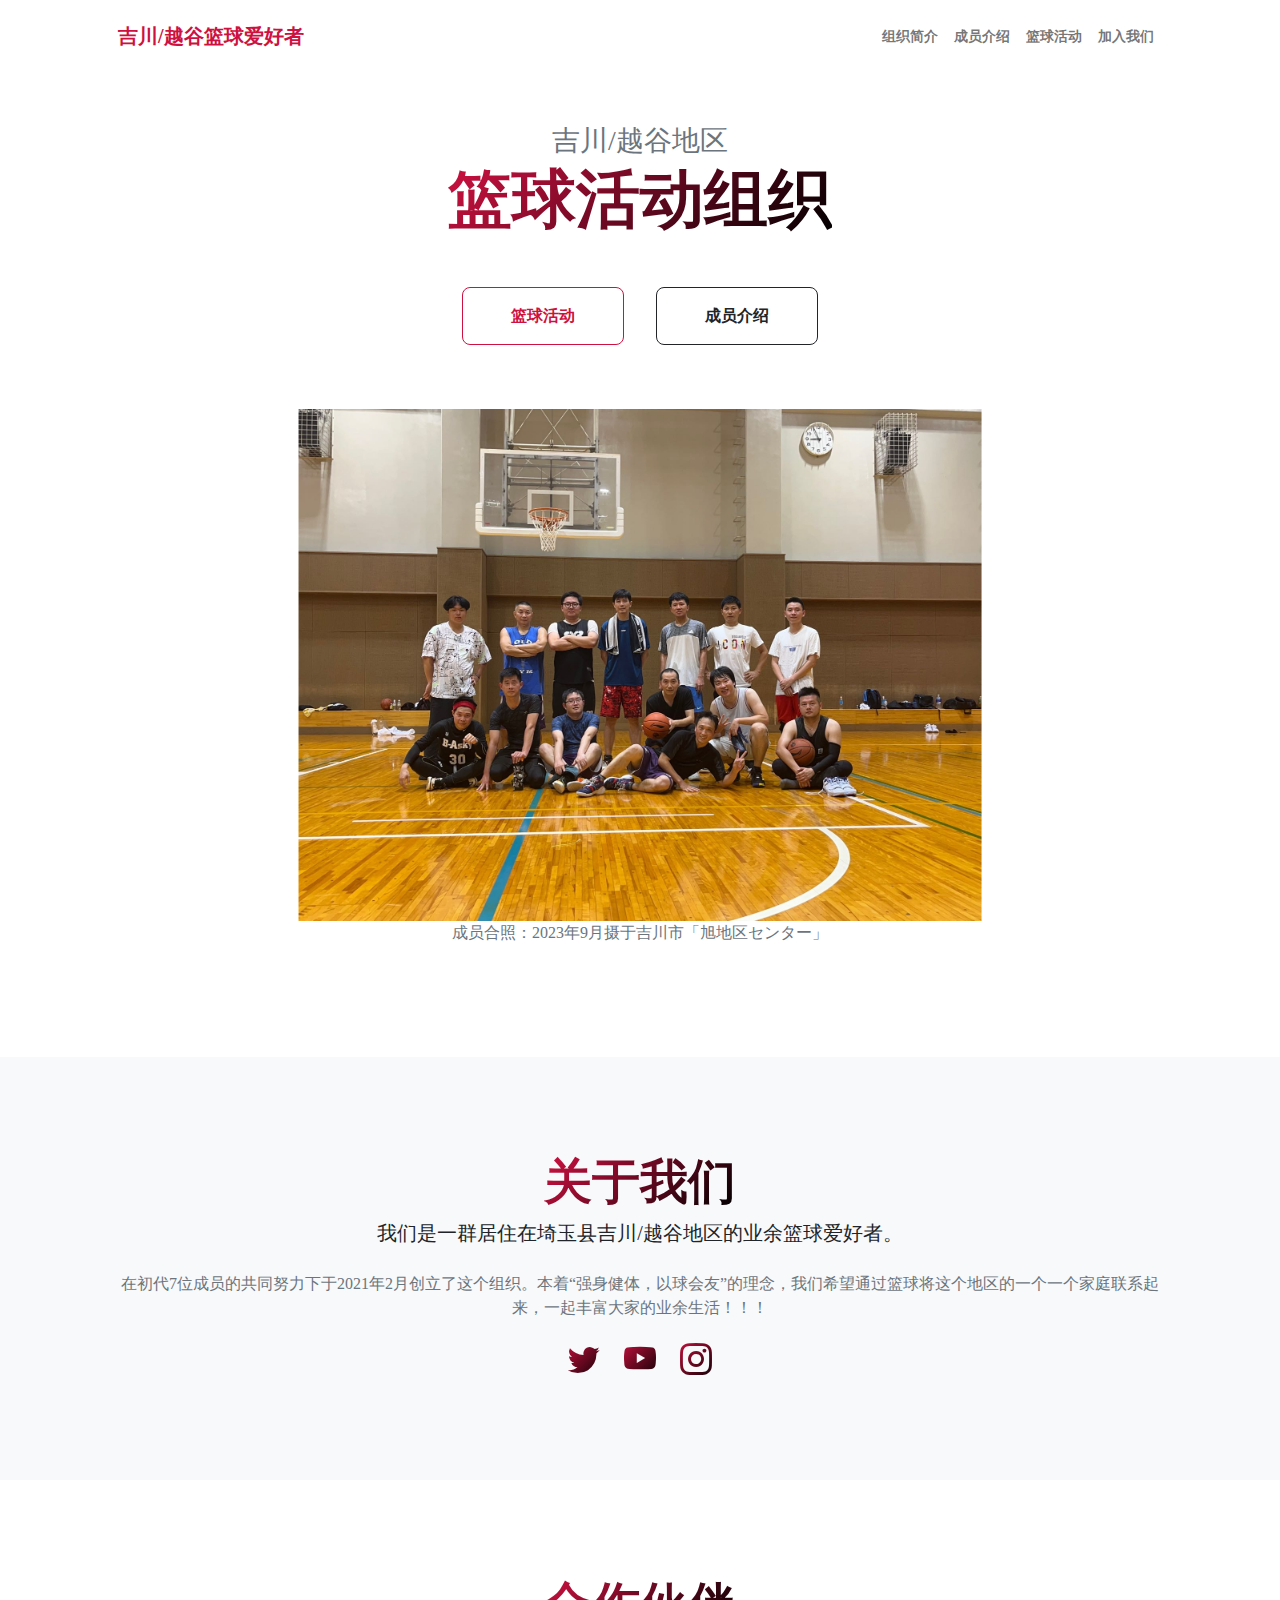
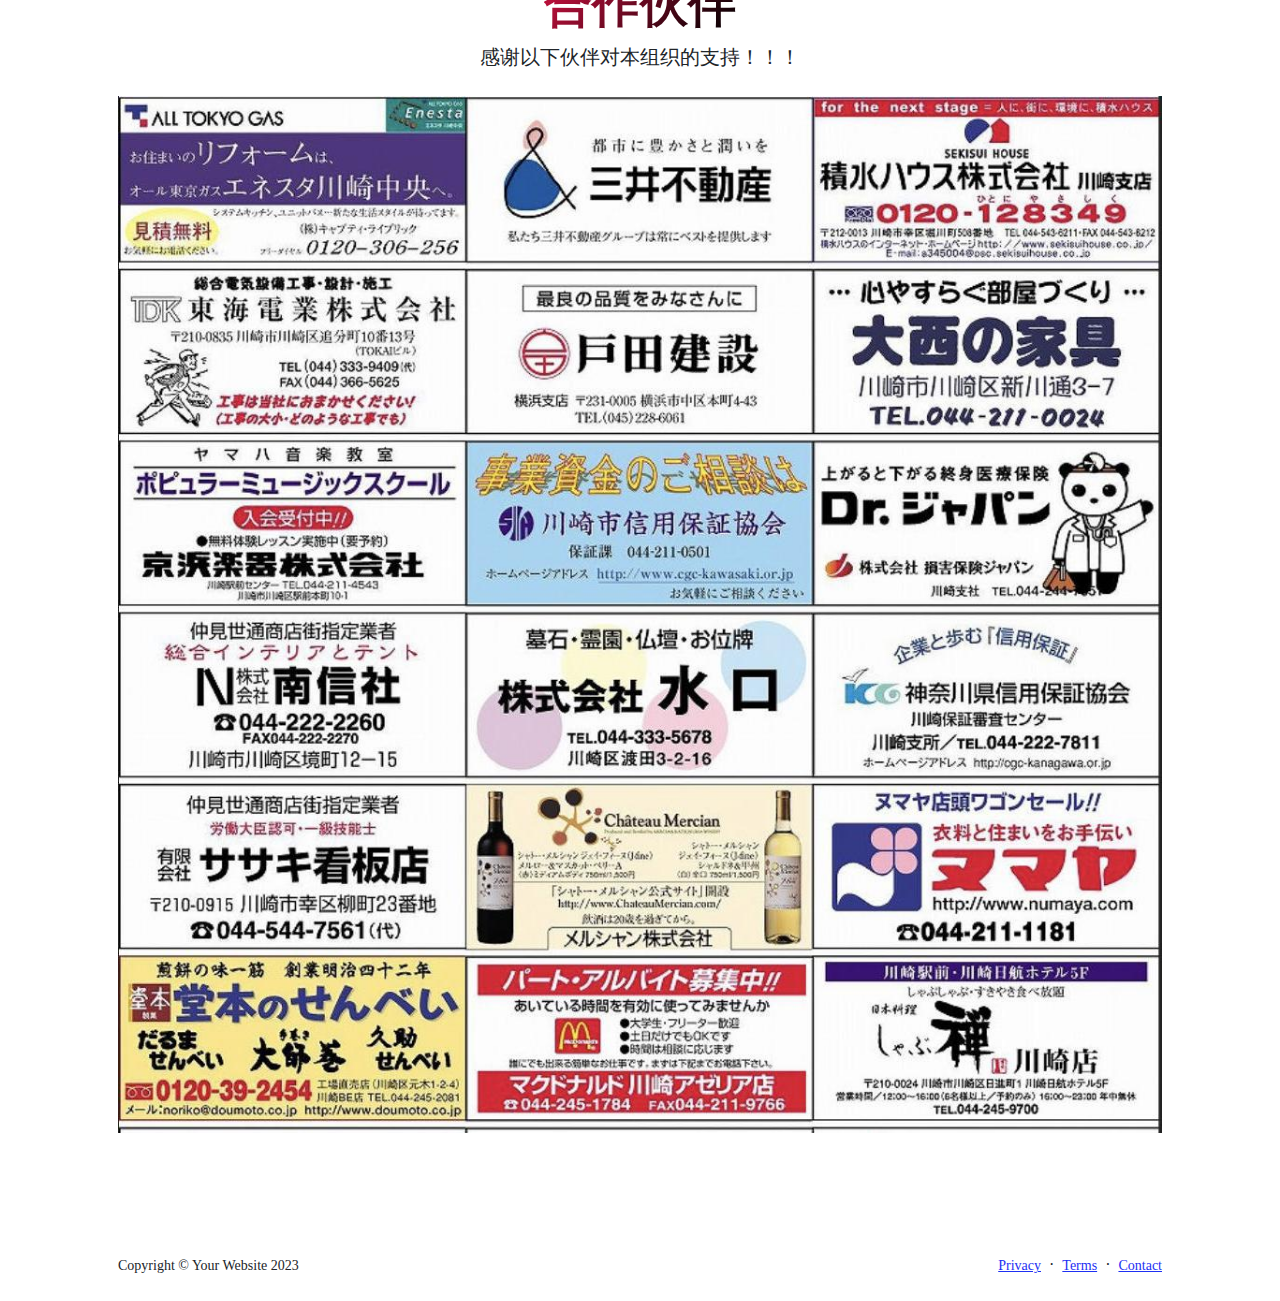
<file: index.html>
<!DOCTYPE html>
<html lang="zh">
    <head>
        <meta charset="utf-8" />
        <meta name="viewport" content="width=device-width, initial-scale=1, shrink-to-fit=no" />
        <meta name="description" content="" />
        <meta name="author" content="" />
        <title>Home</title>
        <!-- Favicon-->
        <link rel="icon" type="image/x-icon" href="assets/icons/favicon-48x48.ico" />
        <link rel="apple-touch-icon" sizes="57x57" href="assets/icons/apple-icon-57x57.png">
        <link rel="apple-touch-icon" sizes="72x72" href="assets/icons/apple-icon-72x72.png">
        <link rel="apple-touch-icon" sizes="76x76" href="assets/icons/apple-icon-76x76.png">
        <link rel="apple-touch-icon" sizes="114x114" href="assets/icons/apple-icon-114x114.png">
        <link rel="apple-touch-icon" sizes="120x120" href="assets/icons/apple-icon-120x120.png">
        <link rel="apple-touch-icon" sizes="144x144" href="assets/icons/apple-icon-144x144.png">
        <link rel="apple-touch-icon" sizes="152x152" href="assets/icons/apple-icon-152x152.png">
        <link rel="apple-touch-icon" sizes="180x180" href="assets/icons/apple-icon-180x180.png">  
        <!-- Custom Google font-->
        <link rel="preconnect" href="https://fonts.googleapis.com" />
        <link rel="preconnect" href="https://fonts.gstatic.com" crossorigin />
        <link href="https://fonts.googleapis.com/css2?family=Plus+Jakarta+Sans:wght@100;200;300;400;500;600;700;800;900&amp;display=swap" rel="stylesheet" />
        <!-- Bootstrap icons-->
        <link href="https://cdn.jsdelivr.net/npm/bootstrap-icons@1.8.1/font/bootstrap-icons.css" rel="stylesheet" />
        <!-- Core theme CSS (includes Bootstrap)-->
        <link href="css/styles.css" rel="stylesheet" />
    </head>
    <body class="d-flex flex-column h-100">
        <main class="flex-shrink-0">
            <!-- Navigation-->
            <nav class="navbar navbar-expand-lg navbar-light bg-white py-3">
                <div class="container px-5">
                    <a class="navbar-brand" href="index.html"><span class="fw-bolder text-primary">吉川/越谷篮球爱好者</span></a>
                    <button class="navbar-toggler" type="button" data-bs-toggle="collapse" data-bs-target="#navbarSupportedContent" aria-controls="navbarSupportedContent" aria-expanded="false" aria-label="Toggle navigation"><span class="navbar-toggler-icon"></span></button>
                    <div class="collapse navbar-collapse" id="navbarSupportedContent">
                        <ul class="navbar-nav ms-auto mb-2 mb-lg-0 small fw-bolder">
                            <li class="nav-item"><a class="nav-link" href="index.html">组织简介</a></li>
                            <li class="nav-item"><a class="nav-link" href="members.html">成员介绍</a></li>
                            <li class="nav-item"><a class="nav-link" href="activities.html">篮球活动</a></li>
                            <li class="nav-item"><a class="nav-link" href="contact.html">加入我们</a></li>
                        </ul>
                    </div>
                </div>
            </nav>
            <!-- Header-->
            <header class="py-5">
                <div class="container px-5 pb-5">
                    <div class="row gx-5 align-items-center">
                        <div class="col-xxl-5">
                            <!-- Header text content-->
                            <div class="text-center text-xxl-start">
                                <!-- <div class="badge bg-gradient-primary-to-secondary text-white mb-4"><div class="text-uppercase">Design &middot; Development &middot; Marketing</div></div> -->
                                <div class="fs-3 fw-light text-muted">吉川/越谷地区</div>
                                <h1 class="display-3 fw-bolder mb-5"><span class="text-gradient d-inline">篮球活动组织</span></h1>
                                <div class="d-grid gap-3 d-sm-flex justify-content-sm-center justify-content-xxl-start mb-3">
                                    <a class="btn btn-primary btn-lg px-5 py-3 me-sm-3 fs-6 fw-bolder" href="activities.html">篮球活动</a>
                                    <a class="btn btn-outline-dark btn-lg px-5 py-3 fs-6 fw-bolder" href="members.html">成员介绍</a>
                                </div>
                            </div>
                        </div>
                        <div class="col-xxl-7">
                            <!-- Header profile picture-->
                            <div class="d-flex justify-content-center mt-5 mt-xxl-0 flex-column align-items-center">
                                <div class="profile">
                                    <!-- TIP: For best results, use a photo with a transparent background like the demo example below-->
                                    <!-- Watch a tutorial on how to do this on YouTube (link)-->
                                    <img class="profile-img" src="assets/index_allmembers.jpg" />
                                </div>
                                <p class="text-muted text-center">成员合照：2023年9月摄于吉川市「旭地区センター」</p>
                            </div>
                        </div>                                             
                    </div>
                </div>
            </header>
            <!-- About Section-->
            <section class="bg-light py-5">
                <div class="container px-5">
                    <div class="row gx-5 justify-content-center">
                        <div class="col-xxl-8">
                            <div class="text-center my-5">
                                <h2 class="display-5 fw-bolder"><span class="text-gradient d-inline">关于我们</span></h2>
                                <p class="lead fw-light mb-4">我们是一群居住在埼玉县吉川/越谷地区的业余篮球爱好者。</p>
                                <p class="text-muted">在初代7位成员的共同努力下于2021年2月创立了这个组织。本着“强身健体，以球会友”的理念，我们希望通过篮球将这个地区的一个一个家庭联系起来，一起丰富大家的业余生活！！！</p>
                                <div class="d-flex justify-content-center fs-2 gap-4">
                                    <a class="text-gradient" href="#!"><i class="bi bi-twitter"></i></a>
                                    <a class="text-gradient" href="#!"><i class="bi bi-youtube"></i></a>
                                    <a class="text-gradient" href="#!"><i class="bi bi-instagram"></i></a>
                                </div>
                            </div>
                        </div>
                    </div>
                </div>
            </section>
            <!-- Sponser Section-->
            <section class="py-5">
                <div class="container px-5">
                    <div class="row gx-5 justify-content-center">
                        <div class="col-xxl-8">
                            <div class="text-center my-5">
                                <h2 class="display-5 fw-bolder"><span class="text-gradient d-inline">合作伙伴</span></h2>
                                <p class="lead fw-light mb-4">感谢以下伙伴对本组织的支持！！！</p>
                                <div class="d-flex justify-content-center">
                                    <img class="img-fluid" src="assets/Sponsers.jpg" />                          
                                </div>
                            </div>
                        </div>
                    </div>
                </div>
            </section>
        </main>
        <!-- Footer-->
        <footer class="bg-white py-4 mt-auto">
            <div class="container px-5">
                <div class="row align-items-center justify-content-between flex-column flex-sm-row">
                    <div class="col-auto"><div class="small m-0">Copyright &copy; Your Website 2023</div></div>
                    <div class="col-auto">
                        <a class="small" href="#!">Privacy</a>
                        <span class="mx-1">&middot;</span>
                        <a class="small" href="#!">Terms</a>
                        <span class="mx-1">&middot;</span>
                        <a class="small" href="#!">Contact</a>
                    </div>
                </div>
            </div>
        </footer>
        <!-- Bootstrap core JS-->
        <script src="https://cdn.jsdelivr.net/npm/bootstrap@5.2.3/dist/js/bootstrap.bundle.min.js"></script>
        <!-- Core theme JS-->
        <script src="js/scripts.js"></script>
    </body>
</html>
</file>
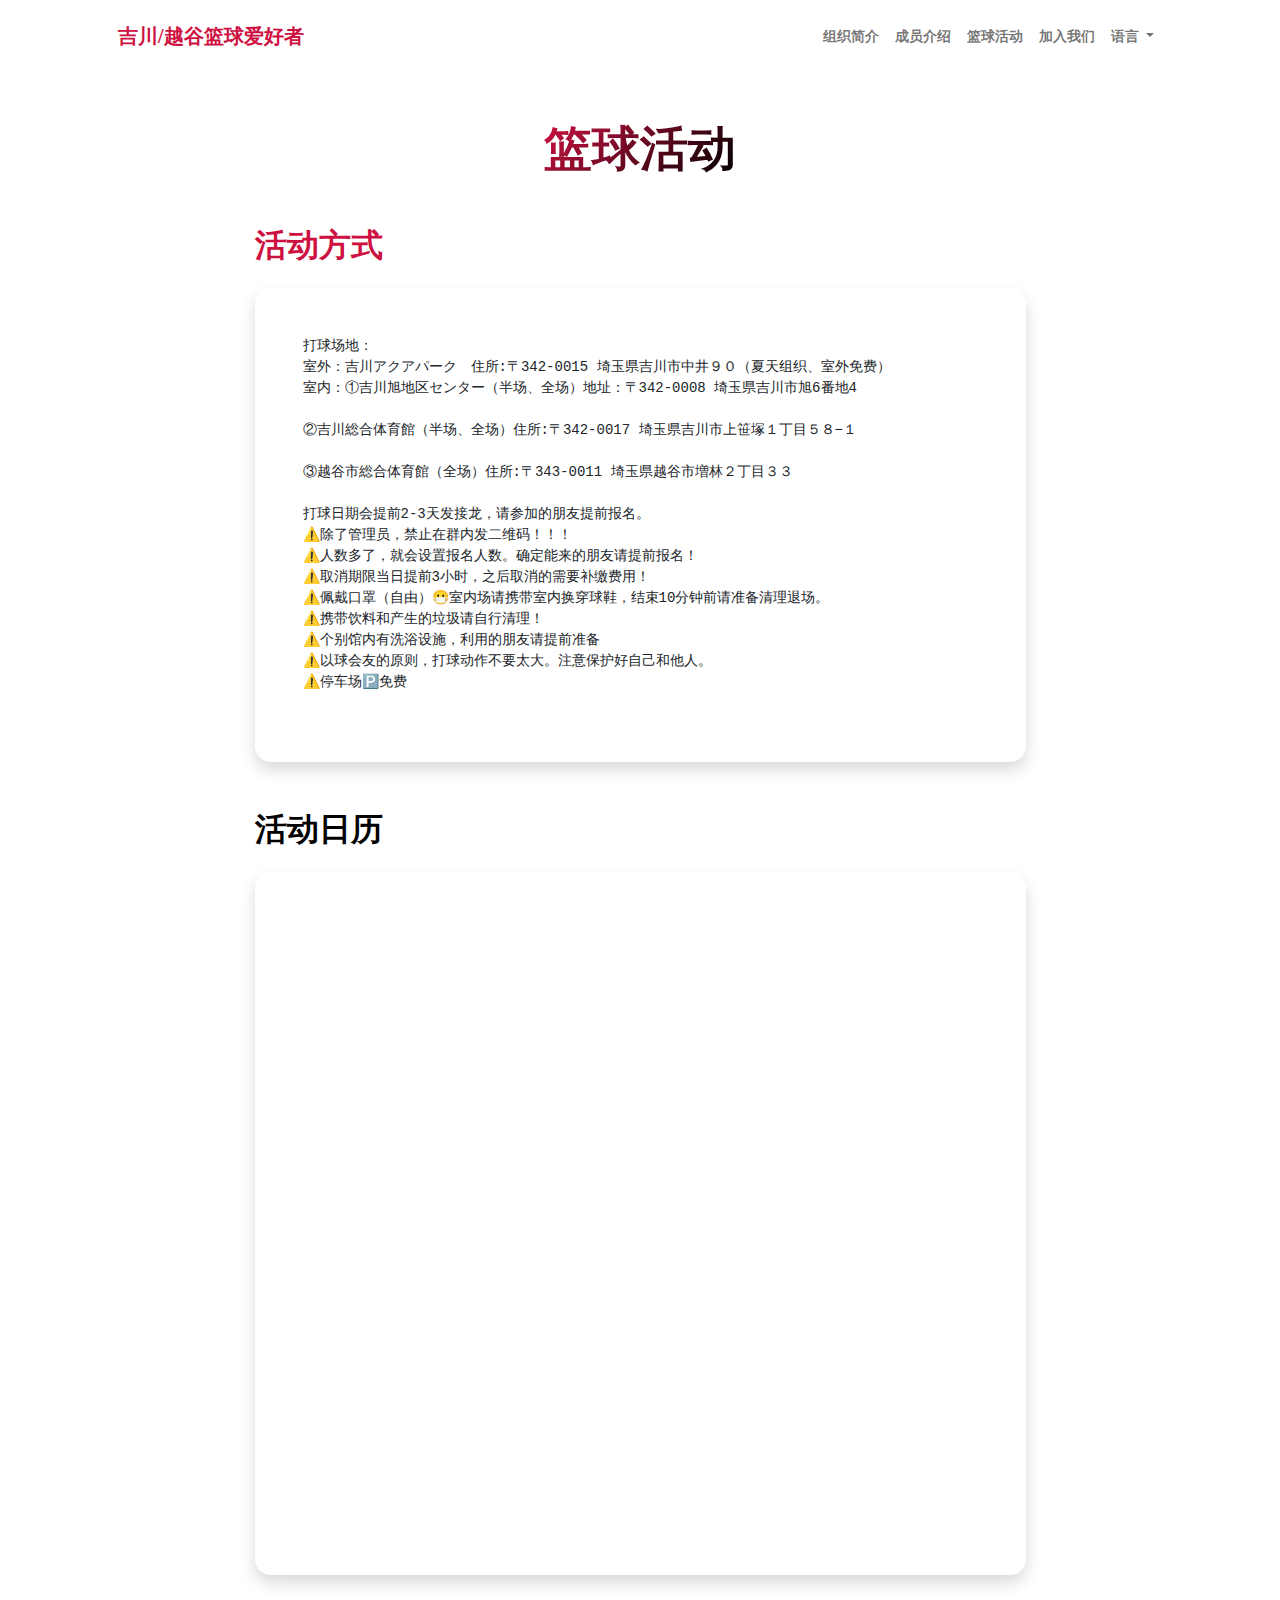
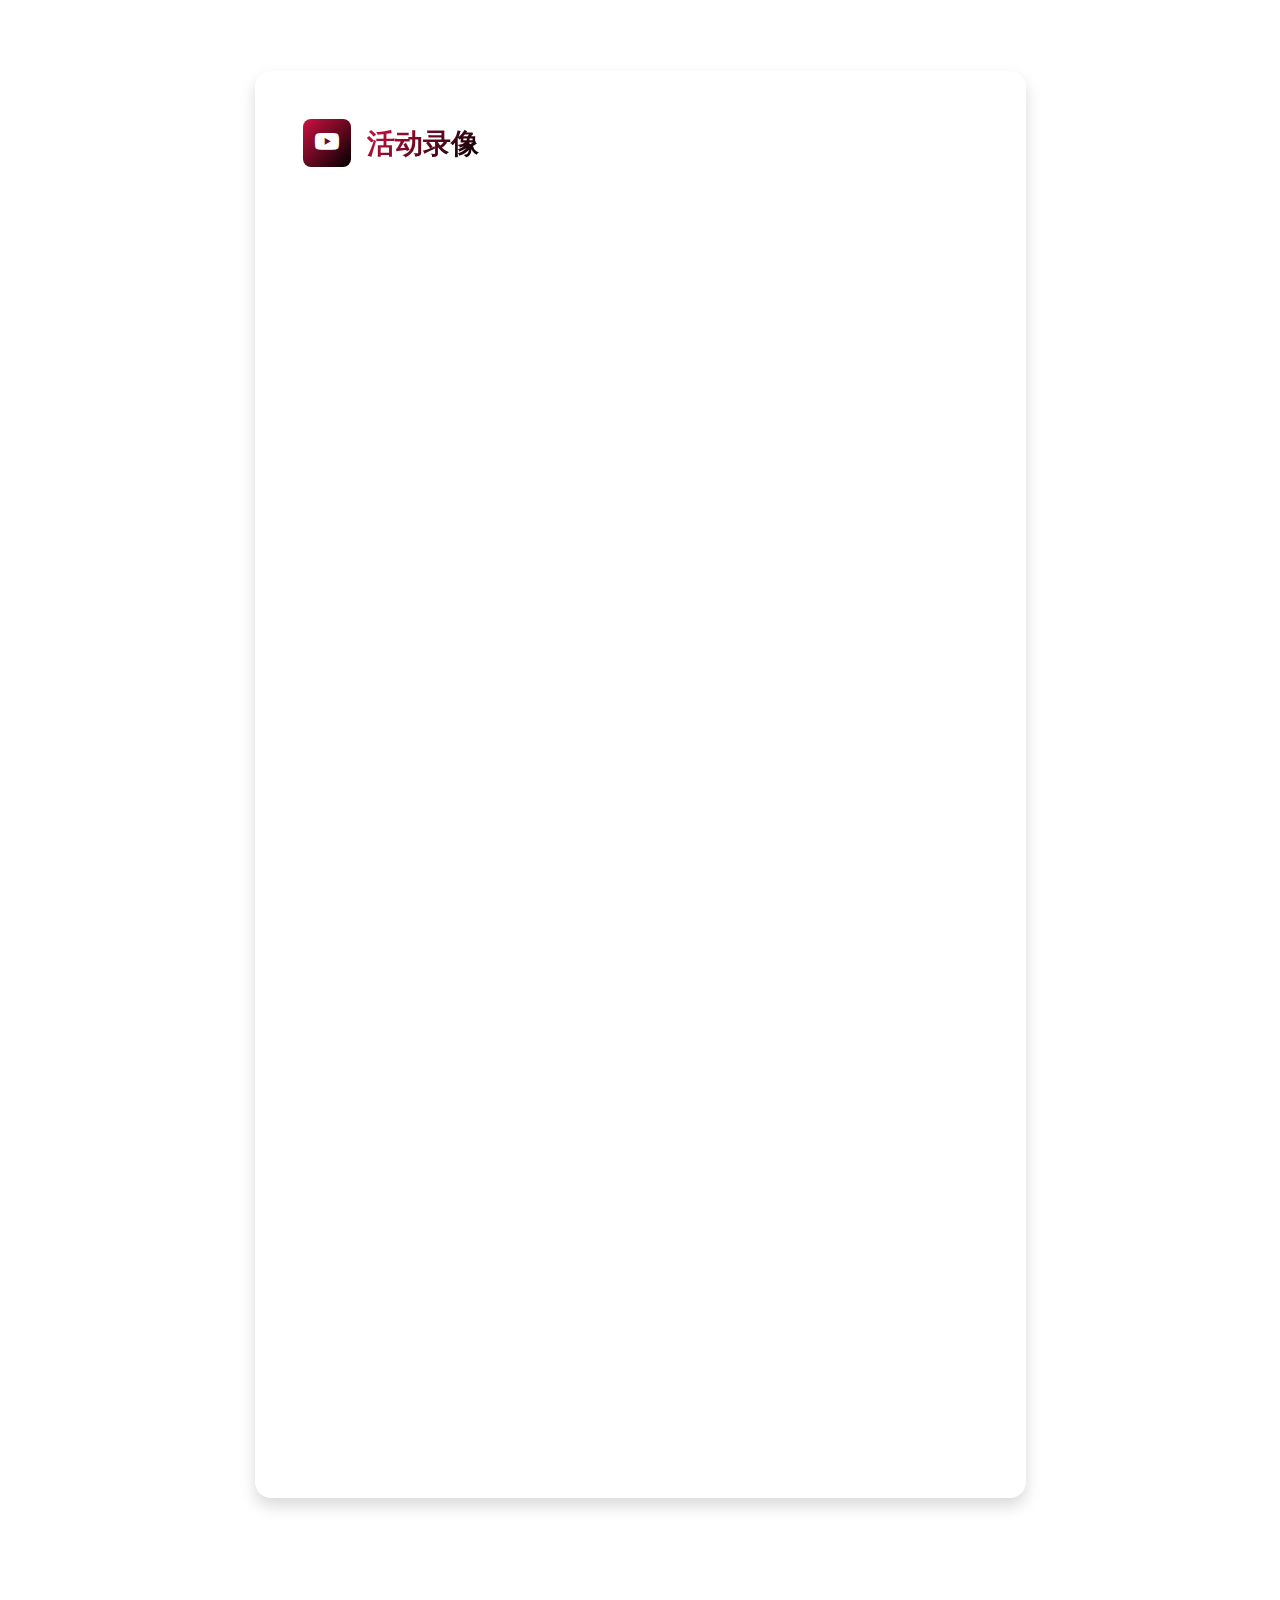
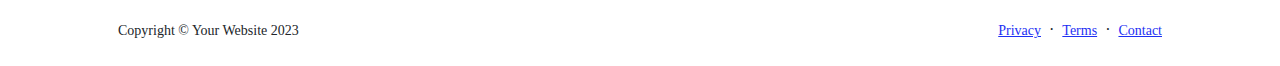
<file: activities.html>
<!DOCTYPE html>
<html lang="zh">
    <head>
        <meta charset="utf-8" />
        <meta name="viewport" content="width=device-width, initial-scale=1, shrink-to-fit=no" />
        <meta name="description" content="" />
        <meta name="author" content="" />
        <title>Activities_cn - YoshikawaKoshigayaBasketball</title>
        <!-- Favicon-->
        <link rel="icon" type="image/x-icon" href="assets/icons/favicon-48x48.ico" />
        <link rel="apple-touch-icon" sizes="57x57" href="assets/icons/apple-icon-57x57.png">
        <link rel="apple-touch-icon" sizes="72x72" href="assets/icons/apple-icon-72x72.png">
        <link rel="apple-touch-icon" sizes="76x76" href="assets/icons/apple-icon-76x76.png">
        <link rel="apple-touch-icon" sizes="114x114" href="assets/icons/apple-icon-114x114.png">
        <link rel="apple-touch-icon" sizes="120x120" href="assets/icons/apple-icon-120x120.png">
        <link rel="apple-touch-icon" sizes="144x144" href="assets/icons/apple-icon-144x144.png">
        <link rel="apple-touch-icon" sizes="152x152" href="assets/icons/apple-icon-152x152.png">
        <link rel="apple-touch-icon" sizes="180x180" href="assets/icons/apple-icon-180x180.png">  
        <!-- Custom Google font-->
        <link rel="preconnect" href="https://fonts.googleapis.com" />
        <link rel="preconnect" href="https://fonts.gstatic.com" crossorigin />
        <link href="https://fonts.googleapis.com/css2?family=Plus+Jakarta+Sans:wght@100;200;300;400;500;600;700;800;900&amp;display=swap" rel="stylesheet" />
        <!-- Bootstrap icons-->
        <link href="https://cdn.jsdelivr.net/npm/bootstrap-icons@1.8.1/font/bootstrap-icons.css" rel="stylesheet" />
        <!-- Core theme CSS (includes Bootstrap)-->
        <link href="css/styles.css" rel="stylesheet" />
    </head>
    <body class="d-flex flex-column h-100">
        <main class="flex-shrink-0">
            <!-- Navigation-->
            <nav class="navbar navbar-expand-lg navbar-light bg-white py-3">
                <div class="container px-5">
                    <a class="navbar-brand" href="index.html"><span class="fw-bolder text-primary">吉川/越谷篮球爱好者</span></a>
                    <button class="navbar-toggler" type="button" data-bs-toggle="collapse" data-bs-target="#navbarSupportedContent" aria-controls="navbarSupportedContent" aria-expanded="false" aria-label="Toggle navigation"><span class="navbar-toggler-icon"></span></button>
                    <div class="collapse navbar-collapse" id="navbarSupportedContent">
                        <ul class="navbar-nav ms-auto mb-2 mb-lg-0 small fw-bolder">
                            <li class="nav-item"><a class="nav-link" href="index.html">组织简介</a></li>
                            <li class="nav-item"><a class="nav-link" href="members.html">成员介绍</a></li>
                            <li class="nav-item"><a class="nav-link" href="activities.html">篮球活动</a></li>
                            <li class="nav-item"><a class="nav-link" href="contact.html">加入我们</a></li>
                            <li class="nav-item dropdown">
                                <a class="nav-link dropdown-toggle" href="#" id="languageDropdown" role="button" data-bs-toggle="dropdown" aria-expanded="false">
                                    语言
                                </a>
                                <ul class="dropdown-menu" aria-labelledby="languageDropdown">
                                    <li><a class="dropdown-item" href="activities.html">中文</a></li>
                                    <li><a class="dropdown-item" href="activities_en.html">英文</a></li>
                                    <li><a class="dropdown-item" href="activities_jp.html">日文</a></li>
                                </ul>
                            </li>
                        </ul>
                    </div>
                </div>
            </nav>
            <!-- Page Content-->
            <div class="container px-5 my-5">
                <div class="text-center mb-5">
                    <h1 class="display-5 fw-bolder mb-0"><span class="text-gradient d-inline">篮球活动</span></h1>
                </div>
                <div class="row gx-5 justify-content-center">
                    <div class="col-lg-11 col-xl-9 col-xxl-8">
                        <!-- Experience Section-->
                        <section>
                            <div class="d-flex align-items-center justify-content-between mb-4">
                                <h2 class="text-primary fw-bolder mb-0">活动方式</h2>
                                <!-- Download resume button-->
                                <!-- Note: Set the link href target to a PDF file within your project-->
                                <!-- <a class="btn btn-primary px-4 py-3" href="#!">
                                    <div class="d-inline-block bi bi-download me-2"></div>
                                    Download Resume
                                </a> -->
                            </div>
                            <!-- Experience Card 1-->
                            <div class="card shadow border-0 rounded-4 mb-5">
                                <div class="card-body p-5">
                                    <div class="row align-items-center gx-5">
                                        <div class="col-lg-12" style="text-align: left;">
                                            <pre style="white-space: pre-wrap; display: block; margin: auto;">
打球场地：
室外：吉川アクアパーク　住所:〒342-0015 埼玉県吉川市中井９０（夏天组织、室外免费）
室内：①吉川旭地区センター（半场、全场）地址：〒342-0008 埼玉県吉川市旭6番地4

②吉川総合体育館（半场、全场）住所:〒342-0017 埼玉県吉川市上笹塚１丁目５８−１

③越谷市総合体育館（全场）住所:〒343-0011 埼玉県越谷市増林２丁目３３

打球日期会提前2-3天发接龙，请参加的朋友提前报名。
⚠️除了管理员，禁止在群内发二维码！！！
⚠️人数多了，就会设置报名人数。确定能来的朋友请提前报名！
⚠️取消期限当日提前3小时，之后取消的需要补缴费用！
⚠️佩戴口罩（自由）😷室内场请携带室内换穿球鞋，结束10分钟前请准备清理退场。
⚠️携带饮料和产生的垃圾请自行清理！
⚠️个别馆内有洗浴设施，利用的朋友请提前准备
⚠️以球会友的原则，打球动作不要太大。注意保护好自己和他人。
⚠️停车场🅿️免费
                                            </pre>
                                        </div>
                                    </div>
                                </div>
                            </div>
                        </section>
                        <!-- Education Section-->
                        <section>
                            <h2 class="text-secondary fw-bolder mb-4">活动日历</h2>
                            <!-- Education Card 1-->
                            <div class="card shadow border-0 rounded-4 mb-5">
                                <div class="card-body p-5">
                                    <iframe src="https://calendar.google.com/calendar/embed?src=akuapaku%40gmail.com&ctz=Asia%2FTokyo" style="border: 0; width: 100%; height: 600px;" frameborder="0" scrolling="no"></iframe>
                                </div>
                            </div>                                                     
                        </section>
                        <!-- Divider-->
                        <div class="pb-5"></div>
                        <!-- Skills Section-->
                        <section>
                            <!-- Skillset Card-->
                            <div class="card shadow border-0 rounded-4 mb-5">
                                <div class="card-body p-5">
                                    <!-- Professional skills list-->
                                    <div class="mb-5">
                                        <div class="d-flex align-items-center mb-4">
                                            <div class="feature bg-primary bg-gradient-primary-to-secondary text-white rounded-3 me-3"><i class="bi bi-youtube"></i></div>
                                            <h3 class="fw-bolder mb-0"><span class="text-gradient d-inline">活动录像</span></h3>
                                        </div>
                                        <div class="d-flex flex-column">
                                            <div class="video-responsive mb-4">
                                                <iframe src="https://www.youtube.com/embed/kdGUsRRbm9w?si=E2Q1NMoXFGSi2ZnJ" frameborder="0" allow="accelerometer; autoplay; clipboard-write; encrypted-media; gyroscope; picture-in-picture" allowfullscreen></iframe>
                                            </div>
                                            <div class="video-responsive mb-4">
                                                <iframe src="https://www.youtube.com/embed/0T-UVBDb21s?si=F37gYrqT-AZGv4P2" frameborder="0" allow="accelerometer; autoplay; clipboard-write; encrypted-media; gyroscope; picture-in-picture" allowfullscreen></iframe>
                                            </div>
                                            <div class="video-responsive mb-4">
                                                <iframe src="https://www.youtube.com/embed/Il6tBTc8WIY?si=Txge-hTS2unUC3W_" frameborder="0" allow="accelerometer; autoplay; clipboard-write; encrypted-media; gyroscope; picture-in-picture" allowfullscreen></iframe>
                                            </div>
                                        </div>
                                    </div>
                                </div>
                            </div>                                                     
                        </section>
                    </div>
                </div>
            </div>
        </main>
        <!-- Footer-->
        <footer class="bg-white py-4 mt-auto">
            <div class="container px-5">
                <div class="row align-items-center justify-content-between flex-column flex-sm-row">
                    <div class="col-auto"><div class="small m-0">Copyright &copy; Your Website 2023</div></div>
                    <div class="col-auto">
                        <a class="small" href="#!">Privacy</a>
                        <span class="mx-1">&middot;</span>
                        <a class="small" href="#!">Terms</a>
                        <span class="mx-1">&middot;</span>
                        <a class="small" href="#!">Contact</a>
                    </div>
                </div>
            </div>
        </footer>
        <!-- Bootstrap core JS-->
        <script src="https://cdn.jsdelivr.net/npm/bootstrap@5.2.3/dist/js/bootstrap.bundle.min.js"></script>
        <!-- Core theme JS-->
        <script src="js/scripts.js"></script>
    </body>
</html>
</file>
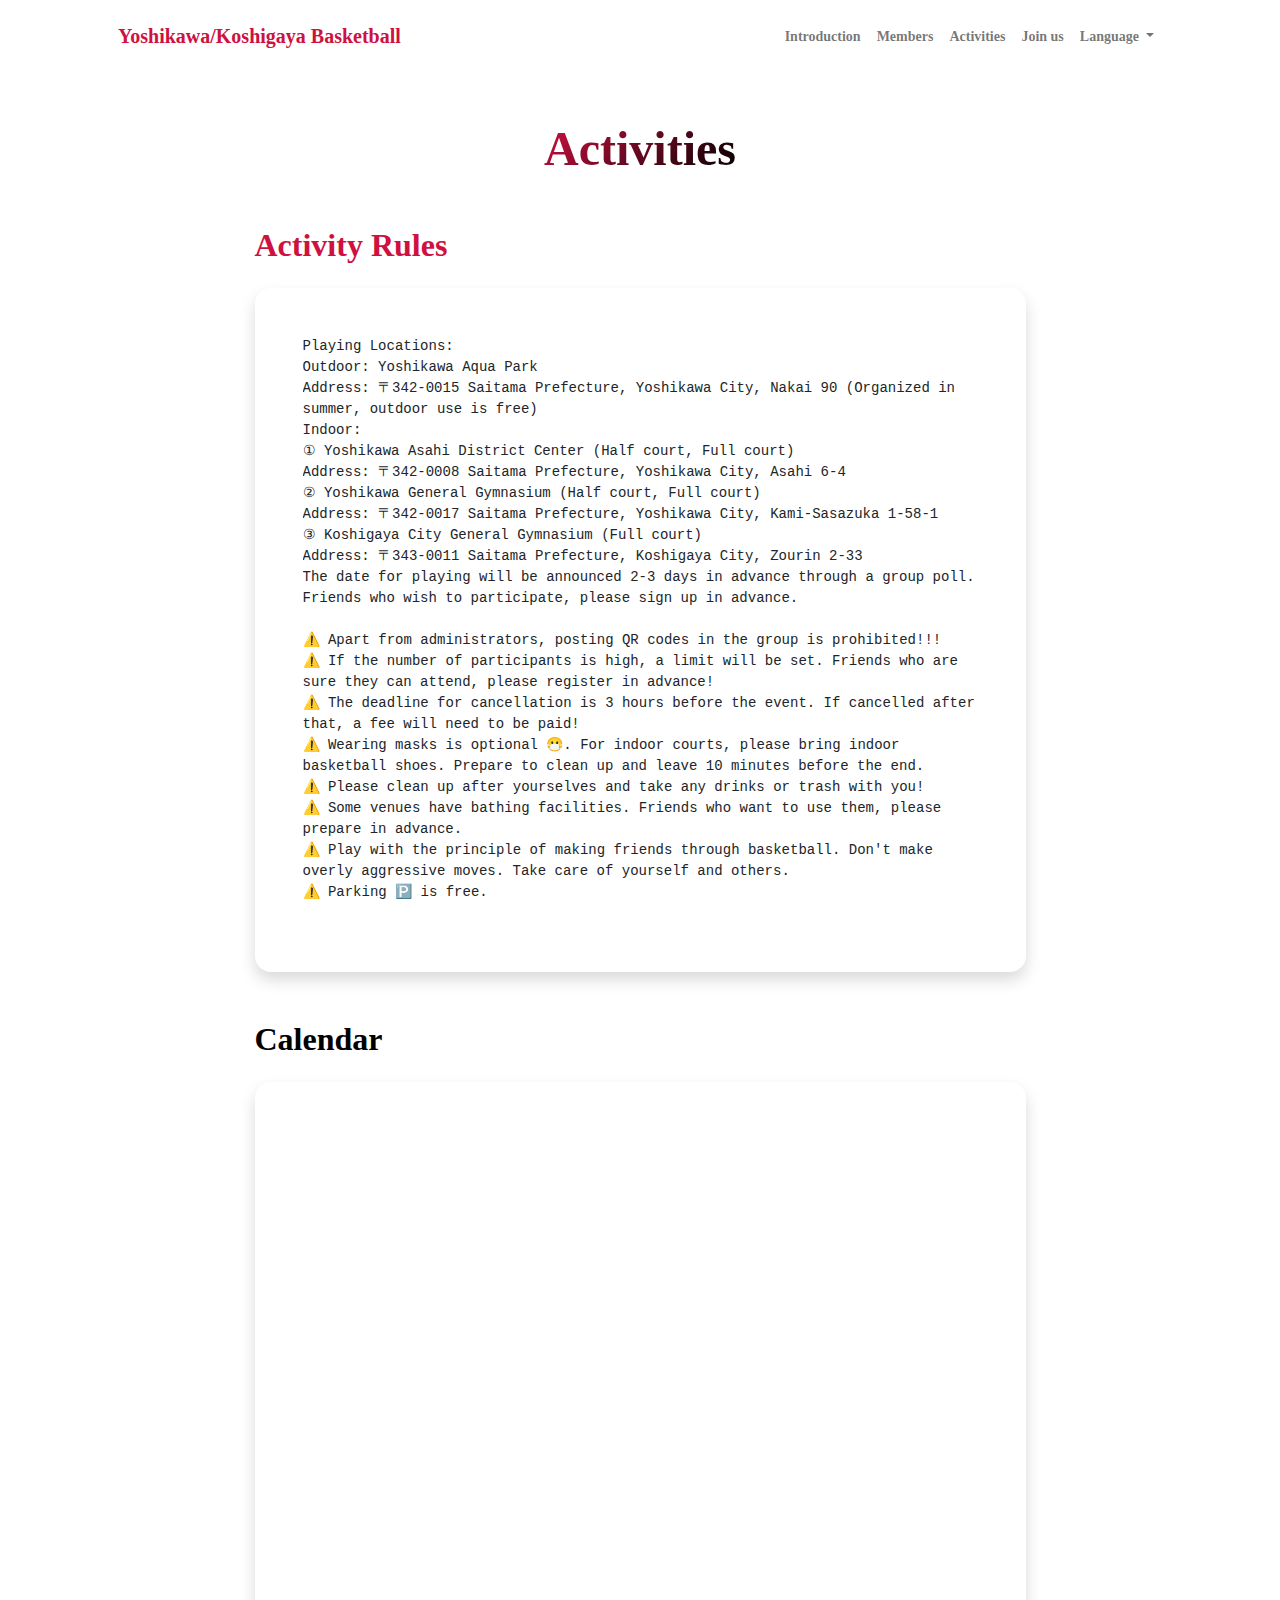
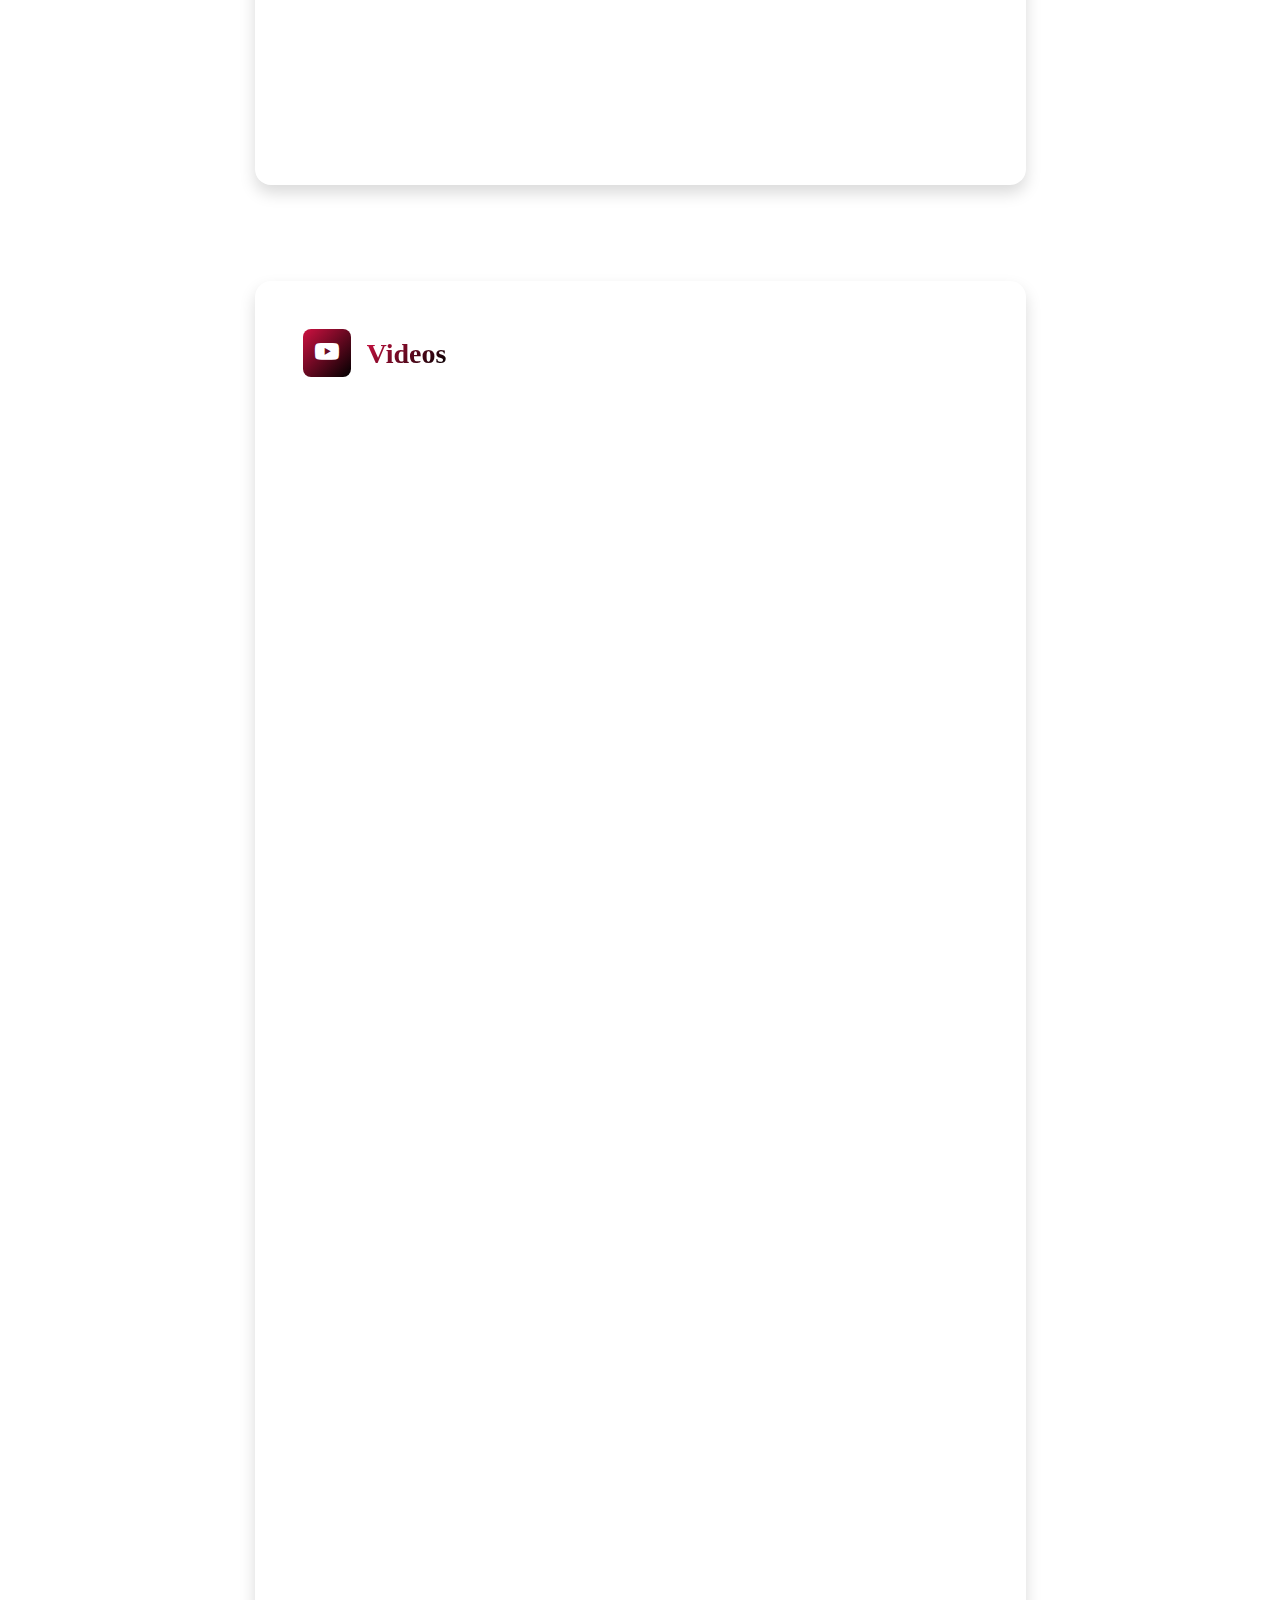
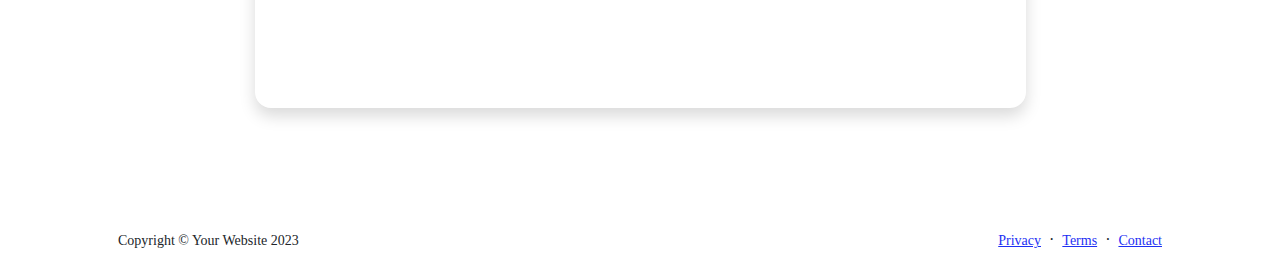
<file: activities_en.html>
<!DOCTYPE html>
<html lang="en">
    <head>
        <meta charset="utf-8" />
        <meta name="viewport" content="width=device-width, initial-scale=1, shrink-to-fit=no" />
        <meta name="description" content="" />
        <meta name="author" content="" />
        <title>Activities_en - YoshikawaKoshigayaBasketball</title>
        <!-- Favicon-->
        <link rel="icon" type="image/x-icon" href="assets/icons/favicon-48x48.ico" />
        <link rel="apple-touch-icon" sizes="57x57" href="assets/icons/apple-icon-57x57.png">
        <link rel="apple-touch-icon" sizes="72x72" href="assets/icons/apple-icon-72x72.png">
        <link rel="apple-touch-icon" sizes="76x76" href="assets/icons/apple-icon-76x76.png">
        <link rel="apple-touch-icon" sizes="114x114" href="assets/icons/apple-icon-114x114.png">
        <link rel="apple-touch-icon" sizes="120x120" href="assets/icons/apple-icon-120x120.png">
        <link rel="apple-touch-icon" sizes="144x144" href="assets/icons/apple-icon-144x144.png">
        <link rel="apple-touch-icon" sizes="152x152" href="assets/icons/apple-icon-152x152.png">
        <link rel="apple-touch-icon" sizes="180x180" href="assets/icons/apple-icon-180x180.png">  
        <!-- Custom Google font-->
        <link rel="preconnect" href="https://fonts.googleapis.com" />
        <link rel="preconnect" href="https://fonts.gstatic.com" crossorigin />
        <link href="https://fonts.googleapis.com/css2?family=Plus+Jakarta+Sans:wght@100;200;300;400;500;600;700;800;900&amp;display=swap" rel="stylesheet" />
        <!-- Bootstrap icons-->
        <link href="https://cdn.jsdelivr.net/npm/bootstrap-icons@1.8.1/font/bootstrap-icons.css" rel="stylesheet" />
        <!-- Core theme CSS (includes Bootstrap)-->
        <link href="css/styles.css" rel="stylesheet" />
    </head>
    <body class="d-flex flex-column h-100">
        <main class="flex-shrink-0">
            <!-- Navigation-->
            <nav class="navbar navbar-expand-lg navbar-light bg-white py-3">
                <div class="container px-5">
                    <a class="navbar-brand" href="index_en.html"><span class="fw-bolder text-primary">Yoshikawa/Koshigaya Basketball</span></a>
                    <button class="navbar-toggler" type="button" data-bs-toggle="collapse" data-bs-target="#navbarSupportedContent" aria-controls="navbarSupportedContent" aria-expanded="false" aria-label="Toggle navigation"><span class="navbar-toggler-icon"></span></button>
                    <div class="collapse navbar-collapse" id="navbarSupportedContent">
                        <ul class="navbar-nav ms-auto mb-2 mb-lg-0 small fw-bolder">
                            <li class="nav-item"><a class="nav-link" href="index_en.html">Introduction</a></li>
                            <li class="nav-item"><a class="nav-link" href="members_en.html">Members</a></li>
                            <li class="nav-item"><a class="nav-link" href="activities_en.html">Activities</a></li>
                            <li class="nav-item"><a class="nav-link" href="contact_en.html">Join us</a></li>
                            <li class="nav-item dropdown">
                                <a class="nav-link dropdown-toggle" href="#" id="languageDropdown" role="button" data-bs-toggle="dropdown" aria-expanded="false">
                                    Language
                                </a>
                                <ul class="dropdown-menu" aria-labelledby="languageDropdown">
                                    <li><a class="dropdown-item" href="activities.html">Chinese</a></li>
                                    <li><a class="dropdown-item" href="activities_en.html">English</a></li>
                                    <li><a class="dropdown-item" href="activities_jp.html">Japanese</a></li>
                                </ul>
                            </li>
                        </ul>
                    </div>
                </div>
            </nav>
            <!-- Page Content-->
            <div class="container px-5 my-5">
                <div class="text-center mb-5">
                    <h1 class="display-5 fw-bolder mb-0"><span class="text-gradient d-inline">Activities</span></h1>
                </div>
                <div class="row gx-5 justify-content-center">
                    <div class="col-lg-11 col-xl-9 col-xxl-8">
                        <!-- Experience Section-->
                        <section>
                            <div class="d-flex align-items-center justify-content-between mb-4">
                                <h2 class="text-primary fw-bolder mb-0">Activity Rules</h2>
                                <!-- Download resume button-->
                                <!-- Note: Set the link href target to a PDF file within your project-->
                                <!-- <a class="btn btn-primary px-4 py-3" href="#!">
                                    <div class="d-inline-block bi bi-download me-2"></div>
                                    Download Resume
                                </a> -->
                            </div>
                            <!-- Experience Card 1-->
                            <div class="card shadow border-0 rounded-4 mb-5">
                                <div class="card-body p-5">
                                    <div class="row align-items-center gx-5">
                                        <div class="col-lg-12" style="text-align: left;">
                                            <pre style="white-space: pre-wrap; display: block; margin: auto;">
Playing Locations:
Outdoor: Yoshikawa Aqua Park
Address: 〒342-0015 Saitama Prefecture, Yoshikawa City, Nakai 90 (Organized in summer, outdoor use is free)
Indoor:
① Yoshikawa Asahi District Center (Half court, Full court)
Address: 〒342-0008 Saitama Prefecture, Yoshikawa City, Asahi 6-4
② Yoshikawa General Gymnasium (Half court, Full court)
Address: 〒342-0017 Saitama Prefecture, Yoshikawa City, Kami-Sasazuka 1-58-1
③ Koshigaya City General Gymnasium (Full court)
Address: 〒343-0011 Saitama Prefecture, Koshigaya City, Zourin 2-33
The date for playing will be announced 2-3 days in advance through a group poll. Friends who wish to participate, please sign up in advance.

⚠️ Apart from administrators, posting QR codes in the group is prohibited!!!
⚠️ If the number of participants is high, a limit will be set. Friends who are sure they can attend, please register in advance!
⚠️ The deadline for cancellation is 3 hours before the event. If cancelled after that, a fee will need to be paid!
⚠️ Wearing masks is optional 😷. For indoor courts, please bring indoor basketball shoes. Prepare to clean up and leave 10 minutes before the end.
⚠️ Please clean up after yourselves and take any drinks or trash with you!
⚠️ Some venues have bathing facilities. Friends who want to use them, please prepare in advance.
⚠️ Play with the principle of making friends through basketball. Don't make overly aggressive moves. Take care of yourself and others.
⚠️ Parking 🅿️ is free.
                                            </pre>
                                        </div>
                                    </div>
                                </div>
                            </div>
                        </section>
                        <!-- Education Section-->
                        <section>
                            <h2 class="text-secondary fw-bolder mb-4">Calendar</h2>
                            <!-- Education Card 1-->
                            <div class="card shadow border-0 rounded-4 mb-5">
                                <div class="card-body p-5">
                                    <iframe src="https://calendar.google.com/calendar/embed?src=akuapaku%40gmail.com&ctz=Asia%2FTokyo" style="border: 0; width: 100%; height: 600px;" frameborder="0" scrolling="no"></iframe>
                                </div>
                            </div>                                                     
                        </section>
                        <!-- Divider-->
                        <div class="pb-5"></div>
                        <!-- Skills Section-->
                        <section>
                            <!-- Skillset Card-->
                            <div class="card shadow border-0 rounded-4 mb-5">
                                <div class="card-body p-5">
                                    <!-- Professional skills list-->
                                    <div class="mb-5">
                                        <div class="d-flex align-items-center mb-4">
                                            <div class="feature bg-primary bg-gradient-primary-to-secondary text-white rounded-3 me-3"><i class="bi bi-youtube"></i></div>
                                            <h3 class="fw-bolder mb-0"><span class="text-gradient d-inline">Videos</span></h3>
                                        </div>
                                        <div class="d-flex flex-column">
                                            <div class="video-responsive mb-4">
                                                <iframe src="https://www.youtube.com/embed/kdGUsRRbm9w?si=E2Q1NMoXFGSi2ZnJ" frameborder="0" allow="accelerometer; autoplay; clipboard-write; encrypted-media; gyroscope; picture-in-picture" allowfullscreen></iframe>
                                            </div>
                                            <div class="video-responsive mb-4">
                                                <iframe src="https://www.youtube.com/embed/0T-UVBDb21s?si=F37gYrqT-AZGv4P2" frameborder="0" allow="accelerometer; autoplay; clipboard-write; encrypted-media; gyroscope; picture-in-picture" allowfullscreen></iframe>
                                            </div>
                                            <div class="video-responsive mb-4">
                                                <iframe src="https://www.youtube.com/embed/Il6tBTc8WIY?si=Txge-hTS2unUC3W_" frameborder="0" allow="accelerometer; autoplay; clipboard-write; encrypted-media; gyroscope; picture-in-picture" allowfullscreen></iframe>
                                            </div>
                                        </div>
                                    </div>
                                </div>
                            </div>                                                     
                        </section>
                    </div>
                </div>
            </div>
        </main>
        <!-- Footer-->
        <footer class="bg-white py-4 mt-auto">
            <div class="container px-5">
                <div class="row align-items-center justify-content-between flex-column flex-sm-row">
                    <div class="col-auto"><div class="small m-0">Copyright &copy; Your Website 2023</div></div>
                    <div class="col-auto">
                        <a class="small" href="#!">Privacy</a>
                        <span class="mx-1">&middot;</span>
                        <a class="small" href="#!">Terms</a>
                        <span class="mx-1">&middot;</span>
                        <a class="small" href="#!">Contact</a>
                    </div>
                </div>
            </div>
        </footer>
        <!-- Bootstrap core JS-->
        <script src="https://cdn.jsdelivr.net/npm/bootstrap@5.2.3/dist/js/bootstrap.bundle.min.js"></script>
        <!-- Core theme JS-->
        <script src="js/scripts.js"></script>
    </body>
</html>
</file>
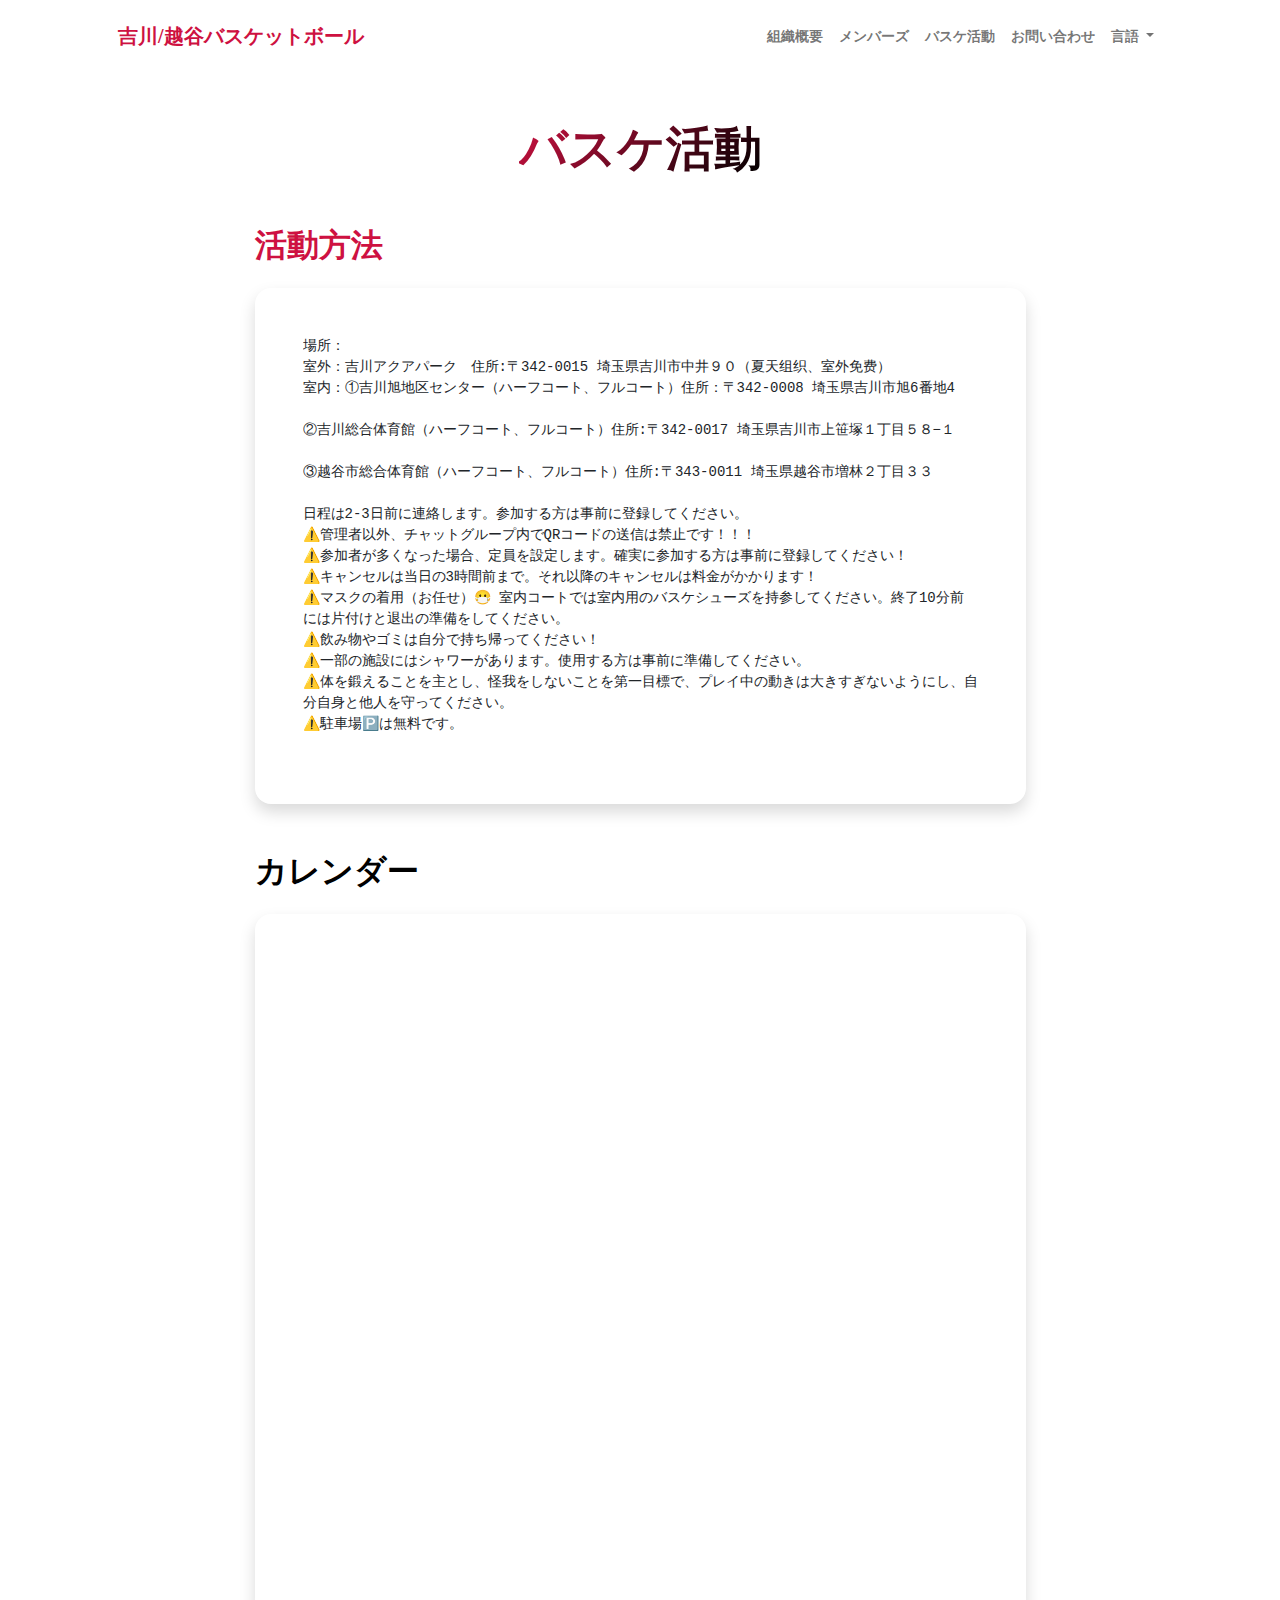
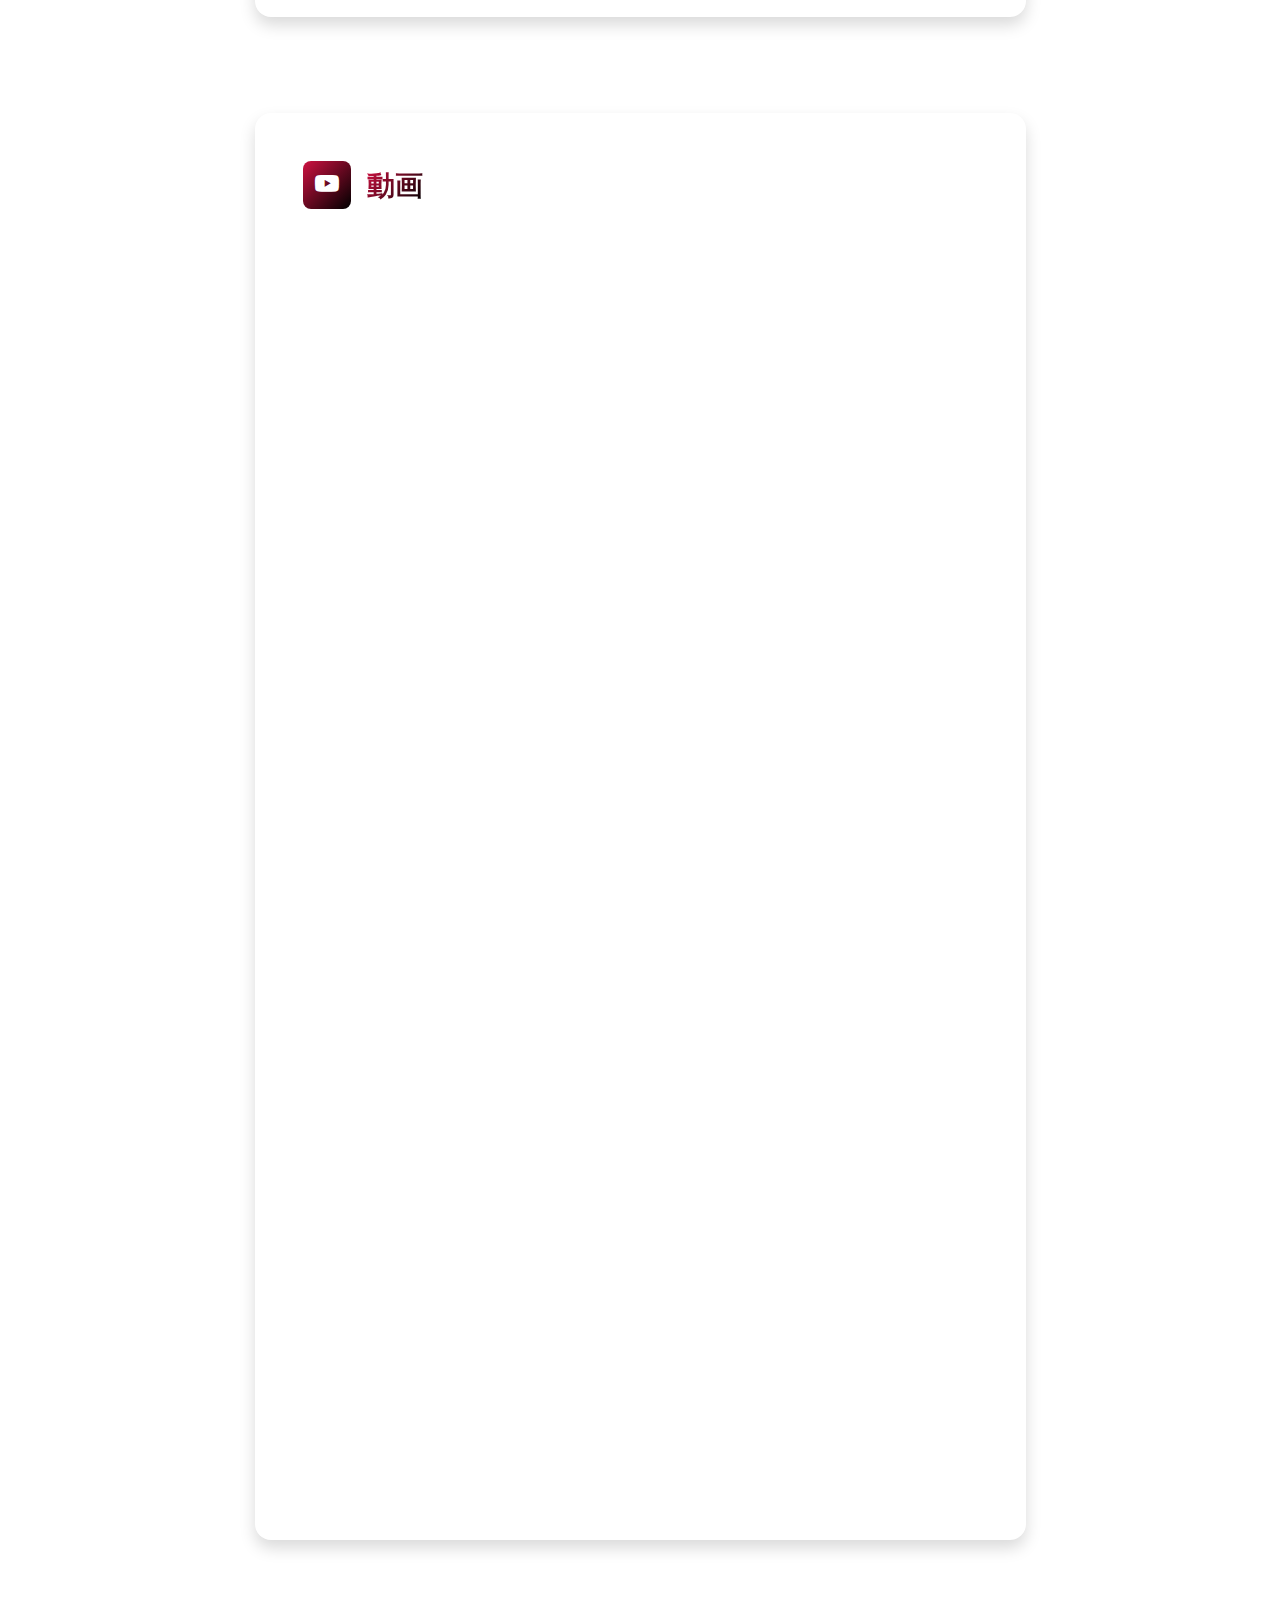
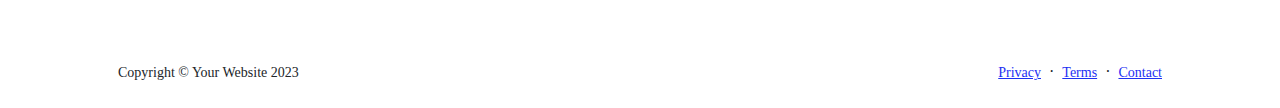
<file: activities_jp.html>
<!DOCTYPE html>
<html lang="ja">
    <head>
        <meta charset="utf-8" />
        <meta name="viewport" content="width=device-width, initial-scale=1, shrink-to-fit=no" />
        <meta name="description" content="" />
        <meta name="author" content="" />
        <title>Activities_jp - YoshikawaKoshigayaBasketball</title>
        <!-- Favicon-->
        <link rel="icon" type="image/x-icon" href="assets/icons/favicon-48x48.ico" />
        <link rel="apple-touch-icon" sizes="57x57" href="assets/icons/apple-icon-57x57.png">
        <link rel="apple-touch-icon" sizes="72x72" href="assets/icons/apple-icon-72x72.png">
        <link rel="apple-touch-icon" sizes="76x76" href="assets/icons/apple-icon-76x76.png">
        <link rel="apple-touch-icon" sizes="114x114" href="assets/icons/apple-icon-114x114.png">
        <link rel="apple-touch-icon" sizes="120x120" href="assets/icons/apple-icon-120x120.png">
        <link rel="apple-touch-icon" sizes="144x144" href="assets/icons/apple-icon-144x144.png">
        <link rel="apple-touch-icon" sizes="152x152" href="assets/icons/apple-icon-152x152.png">
        <link rel="apple-touch-icon" sizes="180x180" href="assets/icons/apple-icon-180x180.png">  
        <!-- Custom Google font-->
        <link rel="preconnect" href="https://fonts.googleapis.com" />
        <link rel="preconnect" href="https://fonts.gstatic.com" crossorigin />
        <link href="https://fonts.googleapis.com/css2?family=Plus+Jakarta+Sans:wght@100;200;300;400;500;600;700;800;900&amp;display=swap" rel="stylesheet" />
        <!-- Bootstrap icons-->
        <link href="https://cdn.jsdelivr.net/npm/bootstrap-icons@1.8.1/font/bootstrap-icons.css" rel="stylesheet" />
        <!-- Core theme CSS (includes Bootstrap)-->
        <link href="css/styles.css" rel="stylesheet" />
    </head>
    <body class="d-flex flex-column h-100">
        <main class="flex-shrink-0">
            <!-- Navigation-->
            <nav class="navbar navbar-expand-lg navbar-light bg-white py-3">
                <div class="container px-5">
                    <a class="navbar-brand" href="index_jp.html"><span class="fw-bolder text-primary">吉川/越谷バスケットボール</span></a>
                    <button class="navbar-toggler" type="button" data-bs-toggle="collapse" data-bs-target="#navbarSupportedContent" aria-controls="navbarSupportedContent" aria-expanded="false" aria-label="Toggle navigation"><span class="navbar-toggler-icon"></span></button>
                    <div class="collapse navbar-collapse" id="navbarSupportedContent">
                        <ul class="navbar-nav ms-auto mb-2 mb-lg-0 small fw-bolder">
                            <li class="nav-item"><a class="nav-link" href="index_jp.html">組織概要</a></li>
                            <li class="nav-item"><a class="nav-link" href="members_jp.html">メンバーズ</a></li>
                            <li class="nav-item"><a class="nav-link" href="activities_jp.html">バスケ活動</a></li>
                            <li class="nav-item"><a class="nav-link" href="contact_jp.html">お問い合わせ</a></li>
                            <li class="nav-item dropdown">
                                <a class="nav-link dropdown-toggle" href="#" id="languageDropdown" role="button" data-bs-toggle="dropdown" aria-expanded="false">
                                    言語
                                </a>
                                <ul class="dropdown-menu" aria-labelledby="languageDropdown">
                                    <li><a class="dropdown-item" href="activities.html">中国語</a></li>
                                    <li><a class="dropdown-item" href="activities_en.html">英語</a></li>
                                    <li><a class="dropdown-item" href="activities_jp.html">日本語</a></li>
                                </ul>
                            </li>
                        </ul>
                    </div>
                </div>
            </nav>
            <!-- Page Content-->
            <div class="container px-5 my-5">
                <div class="text-center mb-5">
                    <h1 class="display-5 fw-bolder mb-0"><span class="text-gradient d-inline">バスケ活動</span></h1>
                </div>
                <div class="row gx-5 justify-content-center">
                    <div class="col-lg-11 col-xl-9 col-xxl-8">
                        <!-- Experience Section-->
                        <section>
                            <div class="d-flex align-items-center justify-content-between mb-4">
                                <h2 class="text-primary fw-bolder mb-0">活動方法</h2>
                                <!-- Download resume button-->
                                <!-- Note: Set the link href target to a PDF file within your project-->
                                <!-- <a class="btn btn-primary px-4 py-3" href="#!">
                                    <div class="d-inline-block bi bi-download me-2"></div>
                                    Download Resume
                                </a> -->
                            </div>
                            <!-- Experience Card 1-->
                            <div class="card shadow border-0 rounded-4 mb-5">
                                <div class="card-body p-5">
                                    <div class="row align-items-center gx-5">
                                        <div class="col-lg-12" style="text-align: left;">
                                            <pre style="white-space: pre-wrap; display: block; margin: auto;">
場所：
室外：吉川アクアパーク　住所:〒342-0015 埼玉県吉川市中井９０（夏天组织、室外免费）
室内：①吉川旭地区センター（ハーフコート、フルコート）住所：〒342-0008 埼玉県吉川市旭6番地4

②吉川総合体育館（ハーフコート、フルコート）住所:〒342-0017 埼玉県吉川市上笹塚１丁目５８−１

③越谷市総合体育館（ハーフコート、フルコート）住所:〒343-0011 埼玉県越谷市増林２丁目３３

日程は2-3日前に連絡します。参加する方は事前に登録してください。
⚠️管理者以外、チャットグループ内でQRコードの送信は禁止です！！！
⚠️参加者が多くなった場合、定員を設定します。確実に参加する方は事前に登録してください！
⚠️キャンセルは当日の3時間前まで。それ以降のキャンセルは料金がかかります！
⚠️マスクの着用（お任せ）😷 室内コートでは室内用のバスケシューズを持参してください。終了10分前には片付けと退出の準備をしてください。
⚠️飲み物やゴミは自分で持ち帰ってください！
⚠️一部の施設にはシャワーがあります。使用する方は事前に準備してください。
⚠️体を鍛えることを主とし、怪我をしないことを第一目標で、プレイ中の動きは大きすぎないようにし、自分自身と他人を守ってください。
⚠️駐車場🅿️は無料です。
                                            </pre>
                                        </div>
                                    </div>
                                </div>
                            </div>
                        </section>
                        <!-- Education Section-->
                        <section>
                            <h2 class="text-secondary fw-bolder mb-4">カレンダー</h2>
                            <!-- Education Card 1-->
                            <div class="card shadow border-0 rounded-4 mb-5">
                                <div class="card-body p-5">
                                    <iframe src="https://calendar.google.com/calendar/embed?src=akuapaku%40gmail.com&ctz=Asia%2FTokyo" style="border: 0; width: 100%; height: 600px;" frameborder="0" scrolling="no"></iframe>
                                </div>
                            </div>                                                     
                        </section>
                        <!-- Divider-->
                        <div class="pb-5"></div>
                        <!-- Skills Section-->
                        <section>
                            <!-- Skillset Card-->
                            <div class="card shadow border-0 rounded-4 mb-5">
                                <div class="card-body p-5">
                                    <!-- Professional skills list-->
                                    <div class="mb-5">
                                        <div class="d-flex align-items-center mb-4">
                                            <div class="feature bg-primary bg-gradient-primary-to-secondary text-white rounded-3 me-3"><i class="bi bi-youtube"></i></div>
                                            <h3 class="fw-bolder mb-0"><span class="text-gradient d-inline">動画</span></h3>
                                        </div>
                                        <div class="d-flex flex-column">
                                            <div class="video-responsive mb-4">
                                                <iframe src="https://www.youtube.com/embed/kdGUsRRbm9w?si=E2Q1NMoXFGSi2ZnJ" frameborder="0" allow="accelerometer; autoplay; clipboard-write; encrypted-media; gyroscope; picture-in-picture" allowfullscreen></iframe>
                                            </div>
                                            <div class="video-responsive mb-4">
                                                <iframe src="https://www.youtube.com/embed/0T-UVBDb21s?si=F37gYrqT-AZGv4P2" frameborder="0" allow="accelerometer; autoplay; clipboard-write; encrypted-media; gyroscope; picture-in-picture" allowfullscreen></iframe>
                                            </div>
                                            <div class="video-responsive mb-4">
                                                <iframe src="https://www.youtube.com/embed/Il6tBTc8WIY?si=Txge-hTS2unUC3W_" frameborder="0" allow="accelerometer; autoplay; clipboard-write; encrypted-media; gyroscope; picture-in-picture" allowfullscreen></iframe>
                                            </div>
                                        </div>
                                    </div>
                                </div>
                            </div>                                                     
                        </section>
                    </div>
                </div>
            </div>
        </main>
        <!-- Footer-->
        <footer class="bg-white py-4 mt-auto">
            <div class="container px-5">
                <div class="row align-items-center justify-content-between flex-column flex-sm-row">
                    <div class="col-auto"><div class="small m-0">Copyright &copy; Your Website 2023</div></div>
                    <div class="col-auto">
                        <a class="small" href="#!">Privacy</a>
                        <span class="mx-1">&middot;</span>
                        <a class="small" href="#!">Terms</a>
                        <span class="mx-1">&middot;</span>
                        <a class="small" href="#!">Contact</a>
                    </div>
                </div>
            </div>
        </footer>
        <!-- Bootstrap core JS-->
        <script src="https://cdn.jsdelivr.net/npm/bootstrap@5.2.3/dist/js/bootstrap.bundle.min.js"></script>
        <!-- Core theme JS-->
        <script src="js/scripts.js"></script>
    </body>
</html>
</file>
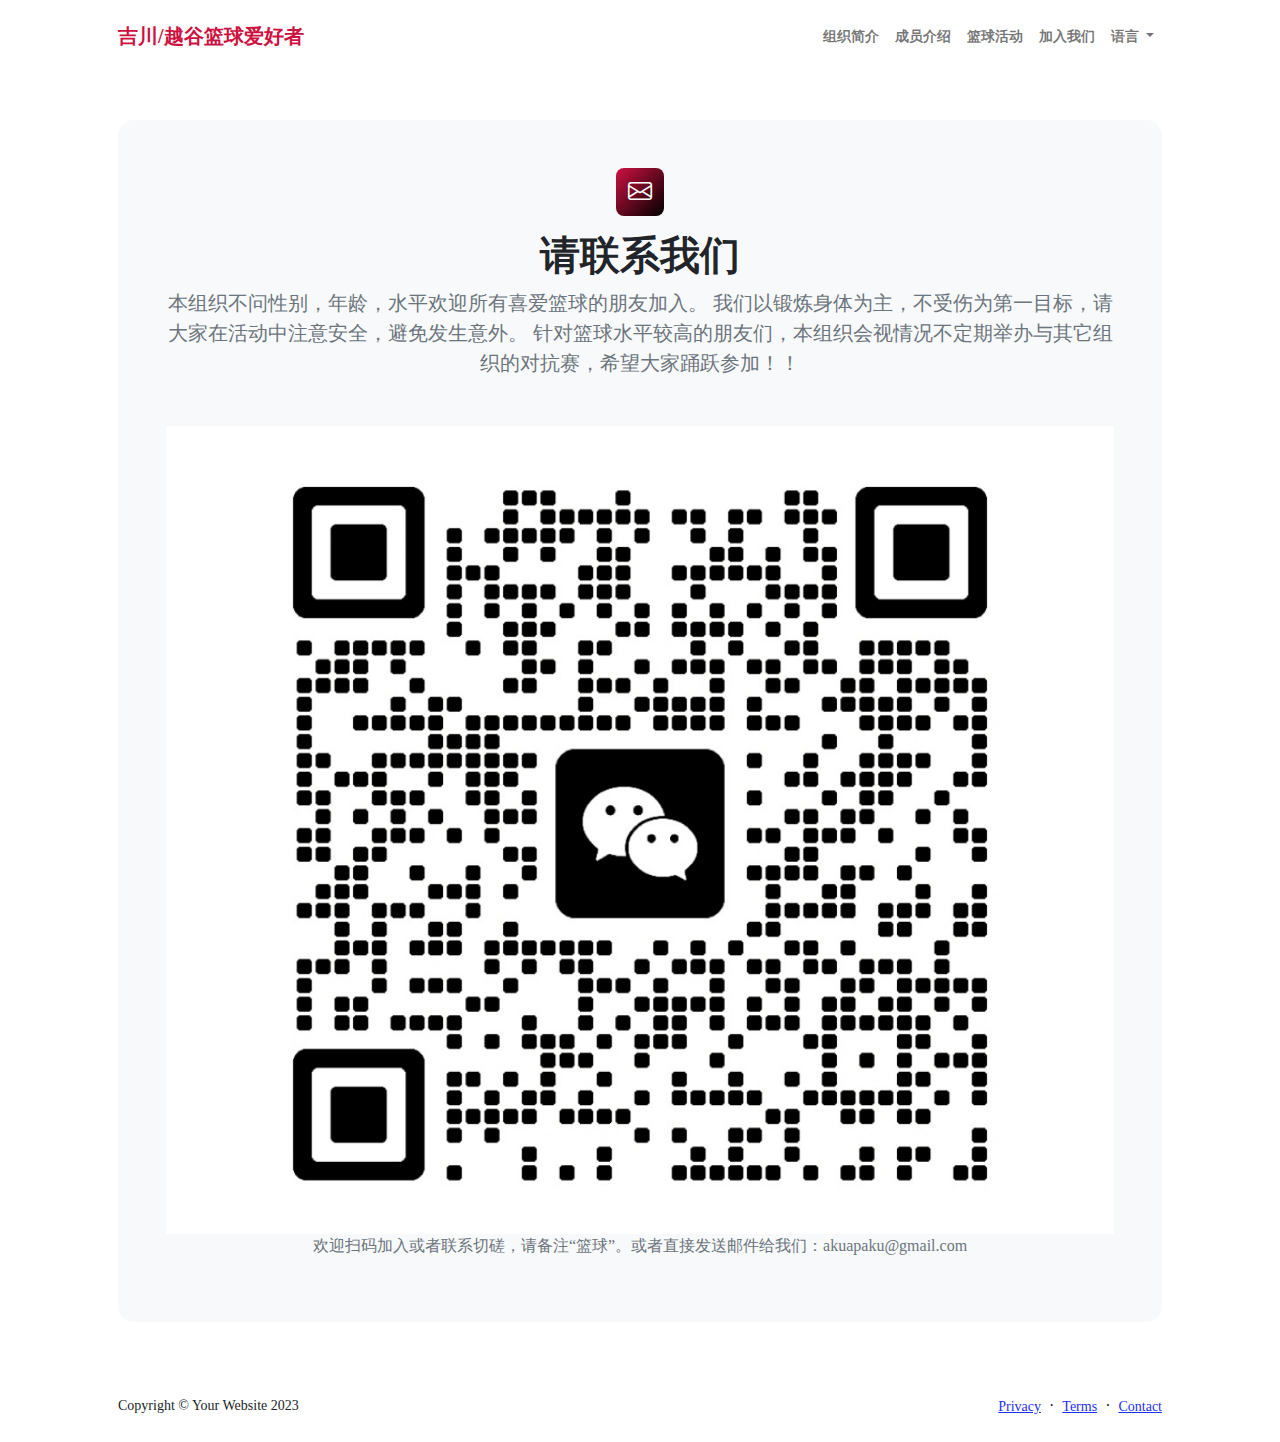
<file: contact.html>
<!DOCTYPE html>
<html lang="zh">
    <head>
        <meta charset="utf-8" />
        <meta name="viewport" content="width=device-width, initial-scale=1, shrink-to-fit=no" />
        <meta name="description" content="" />
        <meta name="author" content="" />
        <title>Contact_cn - YoshikawaKoshigayaBasketball</title>
        <!-- Favicon-->
        <link rel="icon" type="image/x-icon" href="assets/icons/favicon-48x48.ico" />
        <link rel="apple-touch-icon" sizes="57x57" href="assets/icons/apple-icon-57x57.png">
        <link rel="apple-touch-icon" sizes="72x72" href="assets/icons/apple-icon-72x72.png">
        <link rel="apple-touch-icon" sizes="76x76" href="assets/icons/apple-icon-76x76.png">
        <link rel="apple-touch-icon" sizes="114x114" href="assets/icons/apple-icon-114x114.png">
        <link rel="apple-touch-icon" sizes="120x120" href="assets/icons/apple-icon-120x120.png">
        <link rel="apple-touch-icon" sizes="144x144" href="assets/icons/apple-icon-144x144.png">
        <link rel="apple-touch-icon" sizes="152x152" href="assets/icons/apple-icon-152x152.png">
        <link rel="apple-touch-icon" sizes="180x180" href="assets/icons/apple-icon-180x180.png">  
        <!-- Custom Google font-->
        <link rel="preconnect" href="https://fonts.googleapis.com" />
        <link rel="preconnect" href="https://fonts.gstatic.com" crossorigin />
        <link href="https://fonts.googleapis.com/css2?family=Plus+Jakarta+Sans:wght@100;200;300;400;500;600;700;800;900&amp;display=swap" rel="stylesheet" />
        <!-- Bootstrap icons-->
        <link href="https://cdn.jsdelivr.net/npm/bootstrap-icons@1.8.1/font/bootstrap-icons.css" rel="stylesheet" />
        <!-- Core theme CSS (includes Bootstrap)-->
        <link href="css/styles.css" rel="stylesheet" />
    </head>
    <body class="d-flex flex-column h-100">
        <main class="flex-shrink-0">
            <!-- Navigation-->
            <nav class="navbar navbar-expand-lg navbar-light bg-white py-3">
                <div class="container px-5">
                    <a class="navbar-brand" href="index.html"><span class="fw-bolder text-primary">吉川/越谷篮球爱好者</span></a>
                    <button class="navbar-toggler" type="button" data-bs-toggle="collapse" data-bs-target="#navbarSupportedContent" aria-controls="navbarSupportedContent" aria-expanded="false" aria-label="Toggle navigation"><span class="navbar-toggler-icon"></span></button>
                    <div class="collapse navbar-collapse" id="navbarSupportedContent">
                        <ul class="navbar-nav ms-auto mb-2 mb-lg-0 small fw-bolder">
                            <li class="nav-item"><a class="nav-link" href="index.html">组织简介</a></li>
                            <li class="nav-item"><a class="nav-link" href="members.html">成员介绍</a></li>
                            <li class="nav-item"><a class="nav-link" href="activities.html">篮球活动</a></li>
                            <li class="nav-item"><a class="nav-link" href="contact.html">加入我们</a></li>
                            <li class="nav-item dropdown">
                                <a class="nav-link dropdown-toggle" href="#" id="languageDropdown" role="button" data-bs-toggle="dropdown" aria-expanded="false">
                                    语言
                                </a>
                                <ul class="dropdown-menu" aria-labelledby="languageDropdown">
                                    <li><a class="dropdown-item" href="contact.html">中文</a></li>
                                    <li><a class="dropdown-item" href="contact_en.html">英文</a></li>
                                    <li><a class="dropdown-item" href="contact_jp.html">日文</a></li>
                                </ul>
                            </li>
                        </ul>
                    </div>
                </div>
            </nav>
            <!-- Page content-->
            <section class="py-5">
                <div class="container px-5">
                    <!-- Contact form-->
                    <div class="bg-light rounded-4 py-5 px-4 px-md-5">
                        <div class="text-center mb-5">
                            <div class="feature bg-primary bg-gradient-primary-to-secondary text-white rounded-3 mb-3"><i class="bi bi-envelope"></i></div>
                            <h1 class="fw-bolder">请联系我们</h1>
                            <p class="lead fw-normal text-muted mb-0">      本组织不问性别，年龄，水平欢迎所有喜爱篮球的朋友加入。
                                我们以锻炼身体为主，不受伤为第一目标，请大家在活动中注意安全，避免发生意外。
                                针对篮球水平较高的朋友们，本组织会视情况不定期举办与其它组织的对抗赛，希望大家踊跃参加！！</p>
                        </div>
                        <div class="d-flex justify-content-center">
                            <img class="img-fluid" src="assets/WechatIMG185.jpg" />                          
                        </div>
                        <p class="text-muted text-center">欢迎扫码加入或者联系切磋，请备注“篮球”。或者直接发送邮件给我们：akuapaku@gmail.com</p>
                    </div>
                </div>
            </section>
        </main>
        <!-- Footer-->
        <footer class="bg-white py-4 mt-auto">
            <div class="container px-5">
                <div class="row align-items-center justify-content-between flex-column flex-sm-row">
                    <div class="col-auto"><div class="small m-0">Copyright &copy; Your Website 2023</div></div>
                    <div class="col-auto">
                        <a class="small" href="#!">Privacy</a>
                        <span class="mx-1">&middot;</span>
                        <a class="small" href="#!">Terms</a>
                        <span class="mx-1">&middot;</span>
                        <a class="small" href="#!">Contact</a>
                    </div>
                </div>
            </div>
        </footer>
        <!-- Bootstrap core JS-->
        <script src="https://cdn.jsdelivr.net/npm/bootstrap@5.2.3/dist/js/bootstrap.bundle.min.js"></script>
        <!-- Core theme JS-->
        <script src="js/scripts.js"></script>
        <!-- * * * * * * * * * * * * * * * * * * * * * * * * * * * * * * * * * * * * * * * *-->
        <!-- * *                               SB Forms JS                               * *-->
        <!-- * * Activate your form at https://startbootstrap.com/solution/contact-forms * *-->
        <!-- * * * * * * * * * * * * * * * * * * * * * * * * * * * * * * * * * * * * * * * *-->
        <script src="https://cdn.startbootstrap.com/sb-forms-latest.js"></script>
    </body>
</html>
</file>
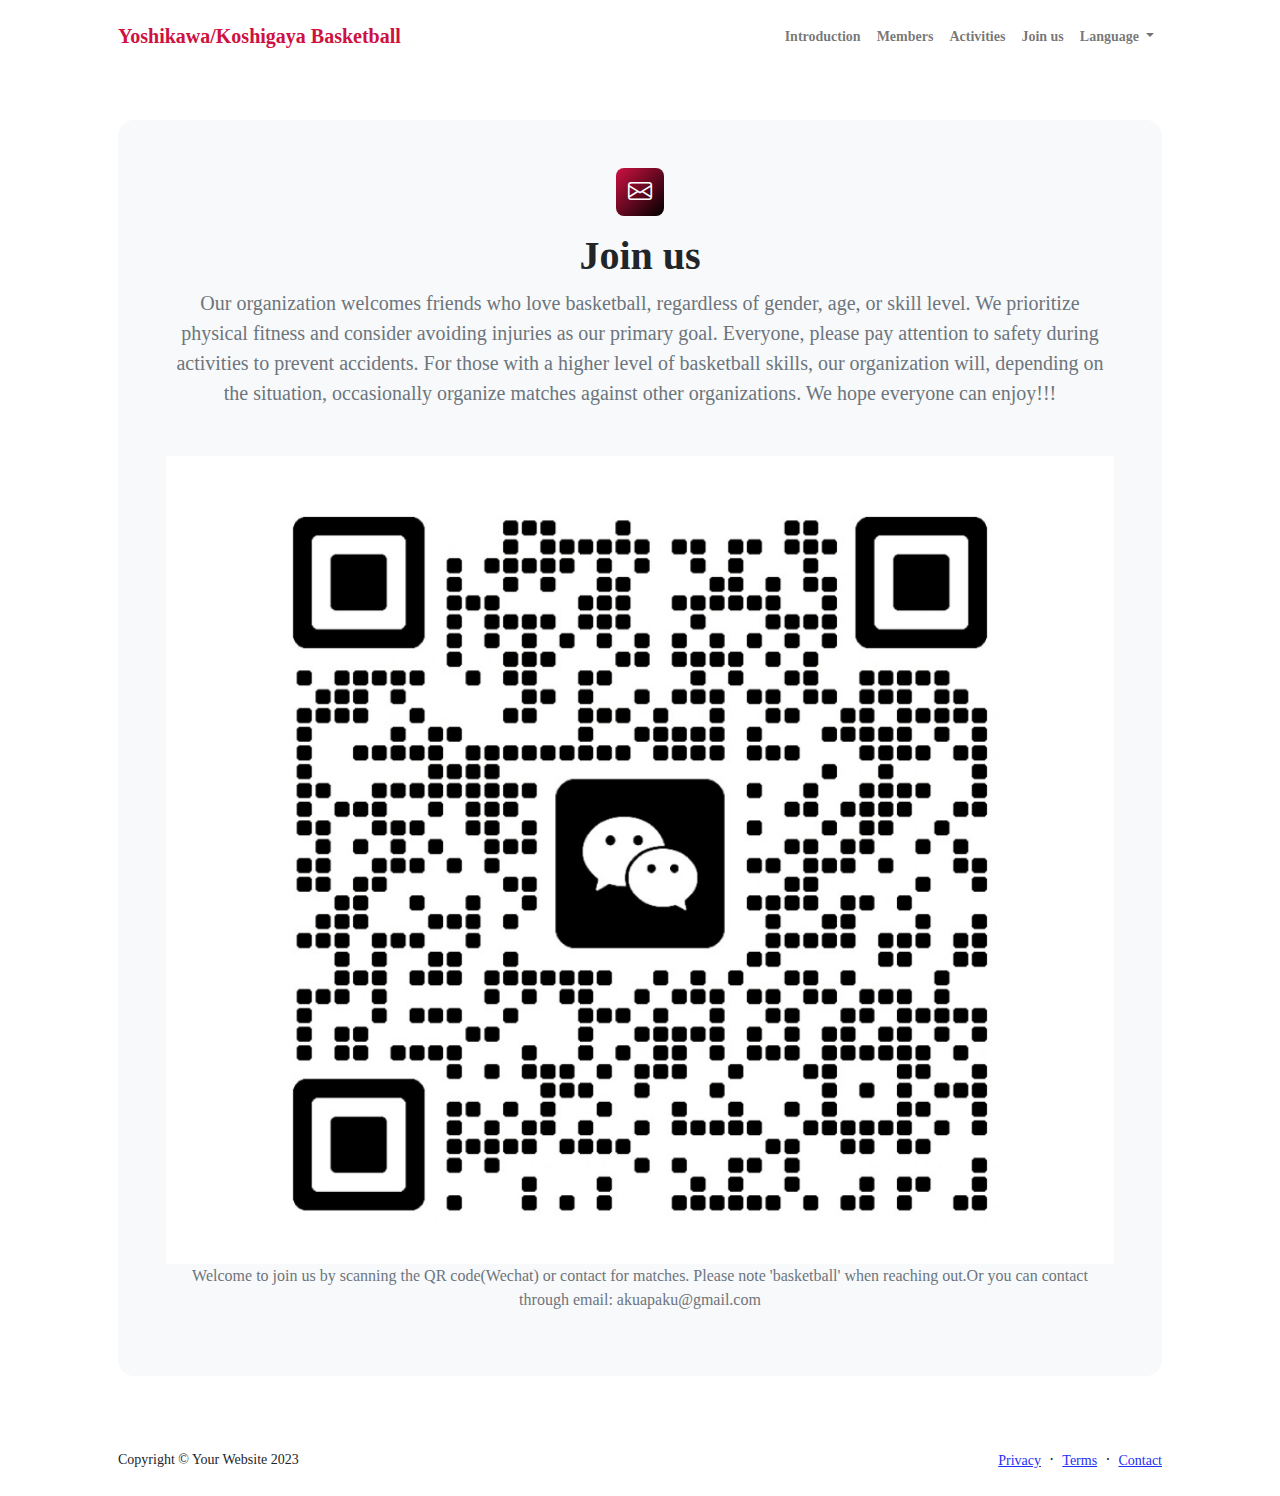
<file: contact_en.html>
<!DOCTYPE html>
<html lang="en">
    <head>
        <meta charset="utf-8" />
        <meta name="viewport" content="width=device-width, initial-scale=1, shrink-to-fit=no" />
        <meta name="description" content="" />
        <meta name="author" content="" />
        <title>Contact_en - YoshikawaKoshigayaBasketball</title>
        <!-- Favicon-->
        <link rel="icon" type="image/x-icon" href="assets/icons/favicon-48x48.ico" />
        <link rel="apple-touch-icon" sizes="57x57" href="assets/icons/apple-icon-57x57.png">
        <link rel="apple-touch-icon" sizes="72x72" href="assets/icons/apple-icon-72x72.png">
        <link rel="apple-touch-icon" sizes="76x76" href="assets/icons/apple-icon-76x76.png">
        <link rel="apple-touch-icon" sizes="114x114" href="assets/icons/apple-icon-114x114.png">
        <link rel="apple-touch-icon" sizes="120x120" href="assets/icons/apple-icon-120x120.png">
        <link rel="apple-touch-icon" sizes="144x144" href="assets/icons/apple-icon-144x144.png">
        <link rel="apple-touch-icon" sizes="152x152" href="assets/icons/apple-icon-152x152.png">
        <link rel="apple-touch-icon" sizes="180x180" href="assets/icons/apple-icon-180x180.png">  
        <!-- Custom Google font-->
        <link rel="preconnect" href="https://fonts.googleapis.com" />
        <link rel="preconnect" href="https://fonts.gstatic.com" crossorigin />
        <link href="https://fonts.googleapis.com/css2?family=Plus+Jakarta+Sans:wght@100;200;300;400;500;600;700;800;900&amp;display=swap" rel="stylesheet" />
        <!-- Bootstrap icons-->
        <link href="https://cdn.jsdelivr.net/npm/bootstrap-icons@1.8.1/font/bootstrap-icons.css" rel="stylesheet" />
        <!-- Core theme CSS (includes Bootstrap)-->
        <link href="css/styles.css" rel="stylesheet" />
    </head>
    <body class="d-flex flex-column h-100">
        <main class="flex-shrink-0">
            <!-- Navigation-->
            <nav class="navbar navbar-expand-lg navbar-light bg-white py-3">
                <div class="container px-5">
                    <a class="navbar-brand" href="index_en.html"><span class="fw-bolder text-primary">Yoshikawa/Koshigaya Basketball</span></a>
                    <button class="navbar-toggler" type="button" data-bs-toggle="collapse" data-bs-target="#navbarSupportedContent" aria-controls="navbarSupportedContent" aria-expanded="false" aria-label="Toggle navigation"><span class="navbar-toggler-icon"></span></button>
                    <div class="collapse navbar-collapse" id="navbarSupportedContent">
                        <ul class="navbar-nav ms-auto mb-2 mb-lg-0 small fw-bolder">
                            <li class="nav-item"><a class="nav-link" href="index_en.html">Introduction</a></li>
                            <li class="nav-item"><a class="nav-link" href="members_en.html">Members</a></li>
                            <li class="nav-item"><a class="nav-link" href="activities_en.html">Activities</a></li>
                            <li class="nav-item"><a class="nav-link" href="contact_en.html">Join us</a></li>
                            <li class="nav-item dropdown">
                                <a class="nav-link dropdown-toggle" href="#" id="languageDropdown" role="button" data-bs-toggle="dropdown" aria-expanded="false">
                                    Language
                                </a>
                                <ul class="dropdown-menu" aria-labelledby="languageDropdown">
                                    <li><a class="dropdown-item" href="contact.html">Chinese</a></li>
                                    <li><a class="dropdown-item" href="contact_en.html">English</a></li>
                                    <li><a class="dropdown-item" href="contact_jp.html">Japanese</a></li>
                                </ul>
                            </li>
                        </ul>
                    </div>
                </div>
            </nav>
            <!-- Page content-->
            <section class="py-5">
                <div class="container px-5">
                    <!-- Contact form-->
                    <div class="bg-light rounded-4 py-5 px-4 px-md-5">
                        <div class="text-center mb-5">
                            <div class="feature bg-primary bg-gradient-primary-to-secondary text-white rounded-3 mb-3"><i class="bi bi-envelope"></i></div>
                            <h1 class="fw-bolder">Join us</h1>
                            <p class="lead fw-normal text-muted mb-0">      Our organization welcomes friends who love basketball, regardless of gender, age, or skill level.
                                We prioritize physical fitness and consider avoiding injuries as our primary goal. Everyone, please pay attention to safety during activities to prevent accidents.
                                For those with a higher level of basketball skills, our organization will, depending on the situation, occasionally organize matches against other organizations. We hope everyone can enjoy!!!</p>
                        </div>
                        <div class="d-flex justify-content-center">
                            <img class="img-fluid" src="assets/WechatIMG185.jpg" />                          
                        </div>
                        <p class="text-muted text-center">Welcome to join us by scanning the QR code(Wechat) or contact for matches. Please note 'basketball' when reaching out.Or you can contact through email: akuapaku@gmail.com</p>
                    </div>
                </div>
            </section>
        </main>
        <!-- Footer-->
        <footer class="bg-white py-4 mt-auto">
            <div class="container px-5">
                <div class="row align-items-center justify-content-between flex-column flex-sm-row">
                    <div class="col-auto"><div class="small m-0">Copyright &copy; Your Website 2023</div></div>
                    <div class="col-auto">
                        <a class="small" href="#!">Privacy</a>
                        <span class="mx-1">&middot;</span>
                        <a class="small" href="#!">Terms</a>
                        <span class="mx-1">&middot;</span>
                        <a class="small" href="#!">Contact</a>
                    </div>
                </div>
            </div>
        </footer>
        <!-- Bootstrap core JS-->
        <script src="https://cdn.jsdelivr.net/npm/bootstrap@5.2.3/dist/js/bootstrap.bundle.min.js"></script>
        <!-- Core theme JS-->
        <script src="js/scripts.js"></script>
        <!-- * * * * * * * * * * * * * * * * * * * * * * * * * * * * * * * * * * * * * * * *-->
        <!-- * *                               SB Forms JS                               * *-->
        <!-- * * Activate your form at https://startbootstrap.com/solution/contact-forms * *-->
        <!-- * * * * * * * * * * * * * * * * * * * * * * * * * * * * * * * * * * * * * * * *-->
        <script src="https://cdn.startbootstrap.com/sb-forms-latest.js"></script>
    </body>
</html>
</file>
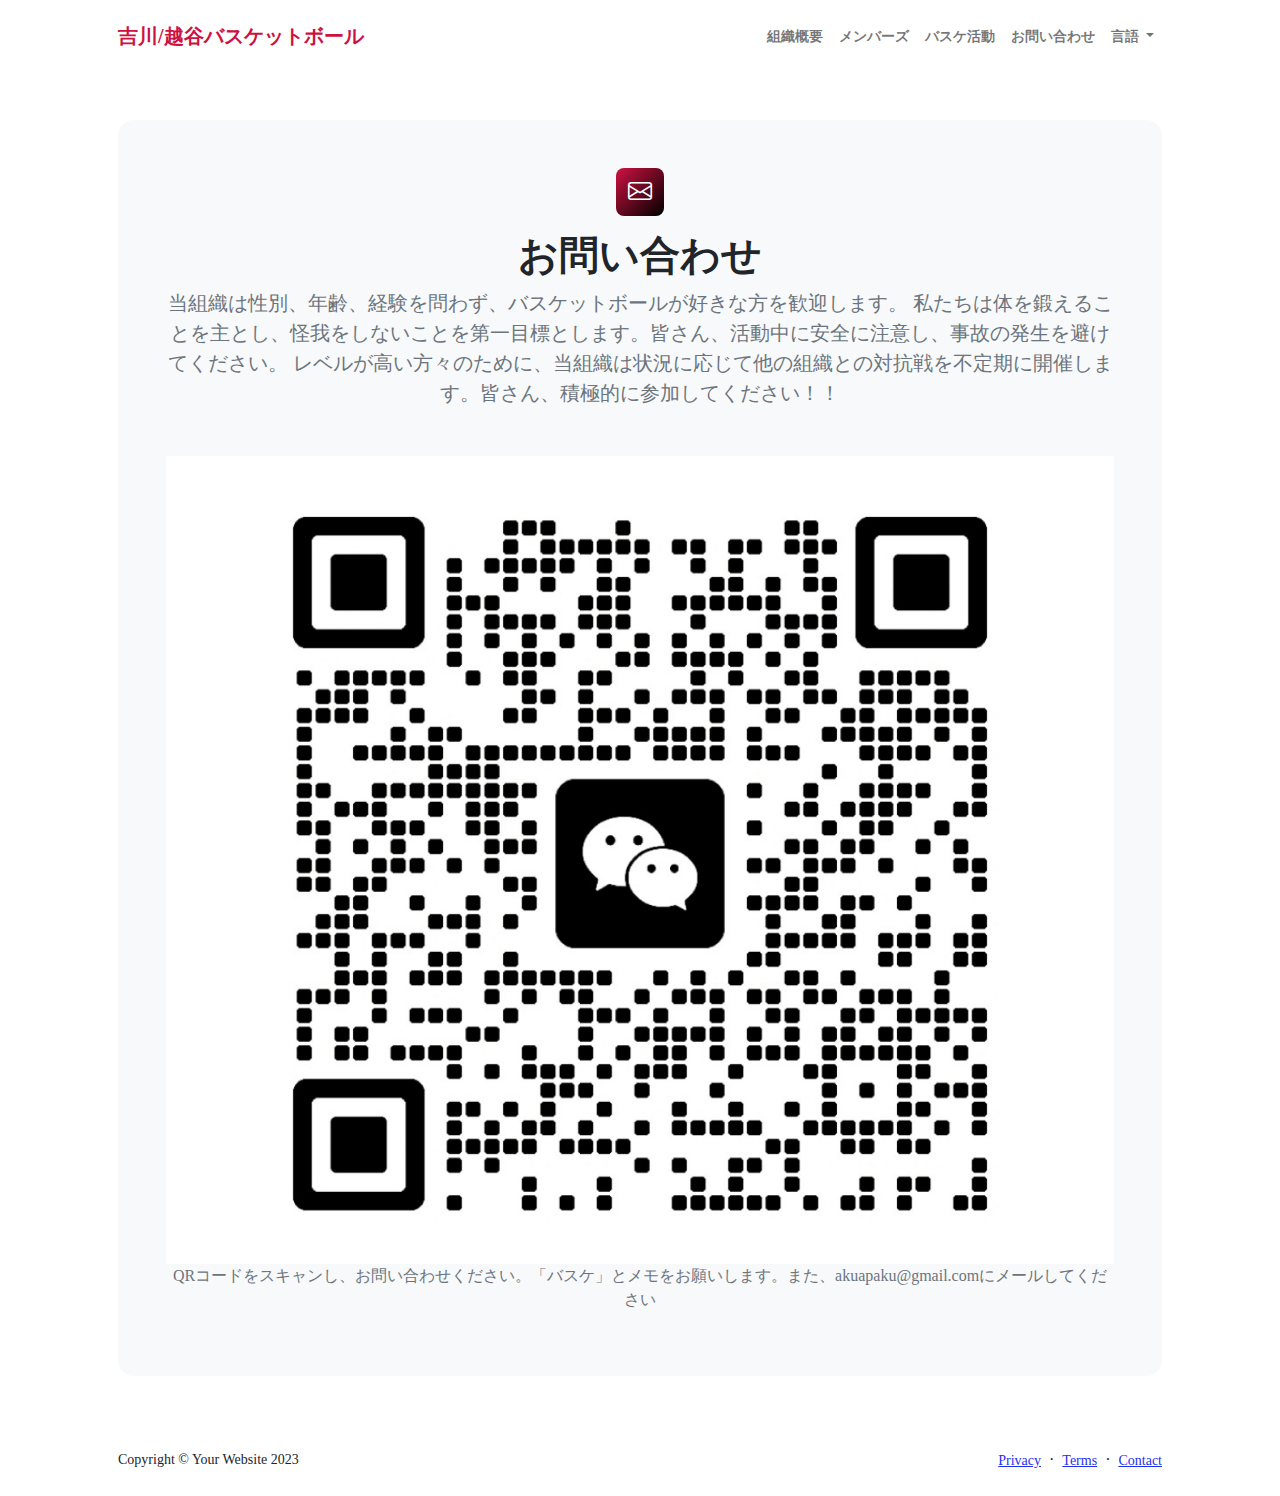
<file: contact_jp.html>
<!DOCTYPE html>
<html lang="ja">
    <head>
        <meta charset="utf-8" />
        <meta name="viewport" content="width=device-width, initial-scale=1, shrink-to-fit=no" />
        <meta name="description" content="" />
        <meta name="author" content="" />
        <title>Contact_jp - YoshikawaKoshigayaBasketball</title>
        <!-- Favicon-->
        <link rel="icon" type="image/x-icon" href="assets/icons/favicon-48x48.ico" />
        <link rel="apple-touch-icon" sizes="57x57" href="assets/icons/apple-icon-57x57.png">
        <link rel="apple-touch-icon" sizes="72x72" href="assets/icons/apple-icon-72x72.png">
        <link rel="apple-touch-icon" sizes="76x76" href="assets/icons/apple-icon-76x76.png">
        <link rel="apple-touch-icon" sizes="114x114" href="assets/icons/apple-icon-114x114.png">
        <link rel="apple-touch-icon" sizes="120x120" href="assets/icons/apple-icon-120x120.png">
        <link rel="apple-touch-icon" sizes="144x144" href="assets/icons/apple-icon-144x144.png">
        <link rel="apple-touch-icon" sizes="152x152" href="assets/icons/apple-icon-152x152.png">
        <link rel="apple-touch-icon" sizes="180x180" href="assets/icons/apple-icon-180x180.png">  
        <!-- Custom Google font-->
        <link rel="preconnect" href="https://fonts.googleapis.com" />
        <link rel="preconnect" href="https://fonts.gstatic.com" crossorigin />
        <link href="https://fonts.googleapis.com/css2?family=Plus+Jakarta+Sans:wght@100;200;300;400;500;600;700;800;900&amp;display=swap" rel="stylesheet" />
        <!-- Bootstrap icons-->
        <link href="https://cdn.jsdelivr.net/npm/bootstrap-icons@1.8.1/font/bootstrap-icons.css" rel="stylesheet" />
        <!-- Core theme CSS (includes Bootstrap)-->
        <link href="css/styles.css" rel="stylesheet" />
    </head>
    <body class="d-flex flex-column h-100">
        <main class="flex-shrink-0">
            <!-- Navigation-->
            <nav class="navbar navbar-expand-lg navbar-light bg-white py-3">
                <div class="container px-5">
                    <a class="navbar-brand" href="index_jp.html"><span class="fw-bolder text-primary">吉川/越谷バスケットボール</span></a>
                    <button class="navbar-toggler" type="button" data-bs-toggle="collapse" data-bs-target="#navbarSupportedContent" aria-controls="navbarSupportedContent" aria-expanded="false" aria-label="Toggle navigation"><span class="navbar-toggler-icon"></span></button>
                    <div class="collapse navbar-collapse" id="navbarSupportedContent">
                        <ul class="navbar-nav ms-auto mb-2 mb-lg-0 small fw-bolder">
                            <li class="nav-item"><a class="nav-link" href="index_jp.html">組織概要</a></li>
                            <li class="nav-item"><a class="nav-link" href="members_jp.html">メンバーズ</a></li>
                            <li class="nav-item"><a class="nav-link" href="activities_jp.html">バスケ活動</a></li>
                            <li class="nav-item"><a class="nav-link" href="contact_jp.html">お問い合わせ</a></li>
                            <li class="nav-item dropdown">
                                <a class="nav-link dropdown-toggle" href="#" id="languageDropdown" role="button" data-bs-toggle="dropdown" aria-expanded="false">
                                    言語
                                </a>
                                <ul class="dropdown-menu" aria-labelledby="languageDropdown">
                                    <li><a class="dropdown-item" href="contact.html">中国語</a></li>
                                    <li><a class="dropdown-item" href="contact_en.html">英語</a></li>
                                    <li><a class="dropdown-item" href="contact_jp.html">日本語</a></li>
                                </ul>
                            </li>
                        </ul>
                    </div>
                </div>
            </nav>
            <!-- Page content-->
            <section class="py-5">
                <div class="container px-5">
                    <!-- Contact form-->
                    <div class="bg-light rounded-4 py-5 px-4 px-md-5">
                        <div class="text-center mb-5">
                            <div class="feature bg-primary bg-gradient-primary-to-secondary text-white rounded-3 mb-3"><i class="bi bi-envelope"></i></div>
                            <h1 class="fw-bolder">お問い合わせ</h1>
                            <p class="lead fw-normal text-muted mb-0">      当組織は性別、年齢、経験を問わず、バスケットボールが好きな方を歓迎します。
                                私たちは体を鍛えることを主とし、怪我をしないことを第一目標とします。皆さん、活動中に安全に注意し、事故の発生を避けてください。
                                レベルが高い方々のために、当組織は状況に応じて他の組織との対抗戦を不定期に開催します。皆さん、積極的に参加してください！！</p>
                        </div>
                        <div class="d-flex justify-content-center">
                            <img class="img-fluid" src="assets/WechatIMG185.jpg" />                          
                        </div>
                        <p class="text-muted text-center">QRコードをスキャンし、お問い合わせください。「バスケ」とメモをお願いします。また、akuapaku@gmail.comにメールしてください</p>
                    </div>
                </div>
            </section>
        </main>
        <!-- Footer-->
        <footer class="bg-white py-4 mt-auto">
            <div class="container px-5">
                <div class="row align-items-center justify-content-between flex-column flex-sm-row">
                    <div class="col-auto"><div class="small m-0">Copyright &copy; Your Website 2023</div></div>
                    <div class="col-auto">
                        <a class="small" href="#!">Privacy</a>
                        <span class="mx-1">&middot;</span>
                        <a class="small" href="#!">Terms</a>
                        <span class="mx-1">&middot;</span>
                        <a class="small" href="#!">Contact</a>
                    </div>
                </div>
            </div>
        </footer>
        <!-- Bootstrap core JS-->
        <script src="https://cdn.jsdelivr.net/npm/bootstrap@5.2.3/dist/js/bootstrap.bundle.min.js"></script>
        <!-- Core theme JS-->
        <script src="js/scripts.js"></script>
        <!-- * * * * * * * * * * * * * * * * * * * * * * * * * * * * * * * * * * * * * * * *-->
        <!-- * *                               SB Forms JS                               * *-->
        <!-- * * Activate your form at https://startbootstrap.com/solution/contact-forms * *-->
        <!-- * * * * * * * * * * * * * * * * * * * * * * * * * * * * * * * * * * * * * * * *-->
        <script src="https://cdn.startbootstrap.com/sb-forms-latest.js"></script>
    </body>
</html>
</file>
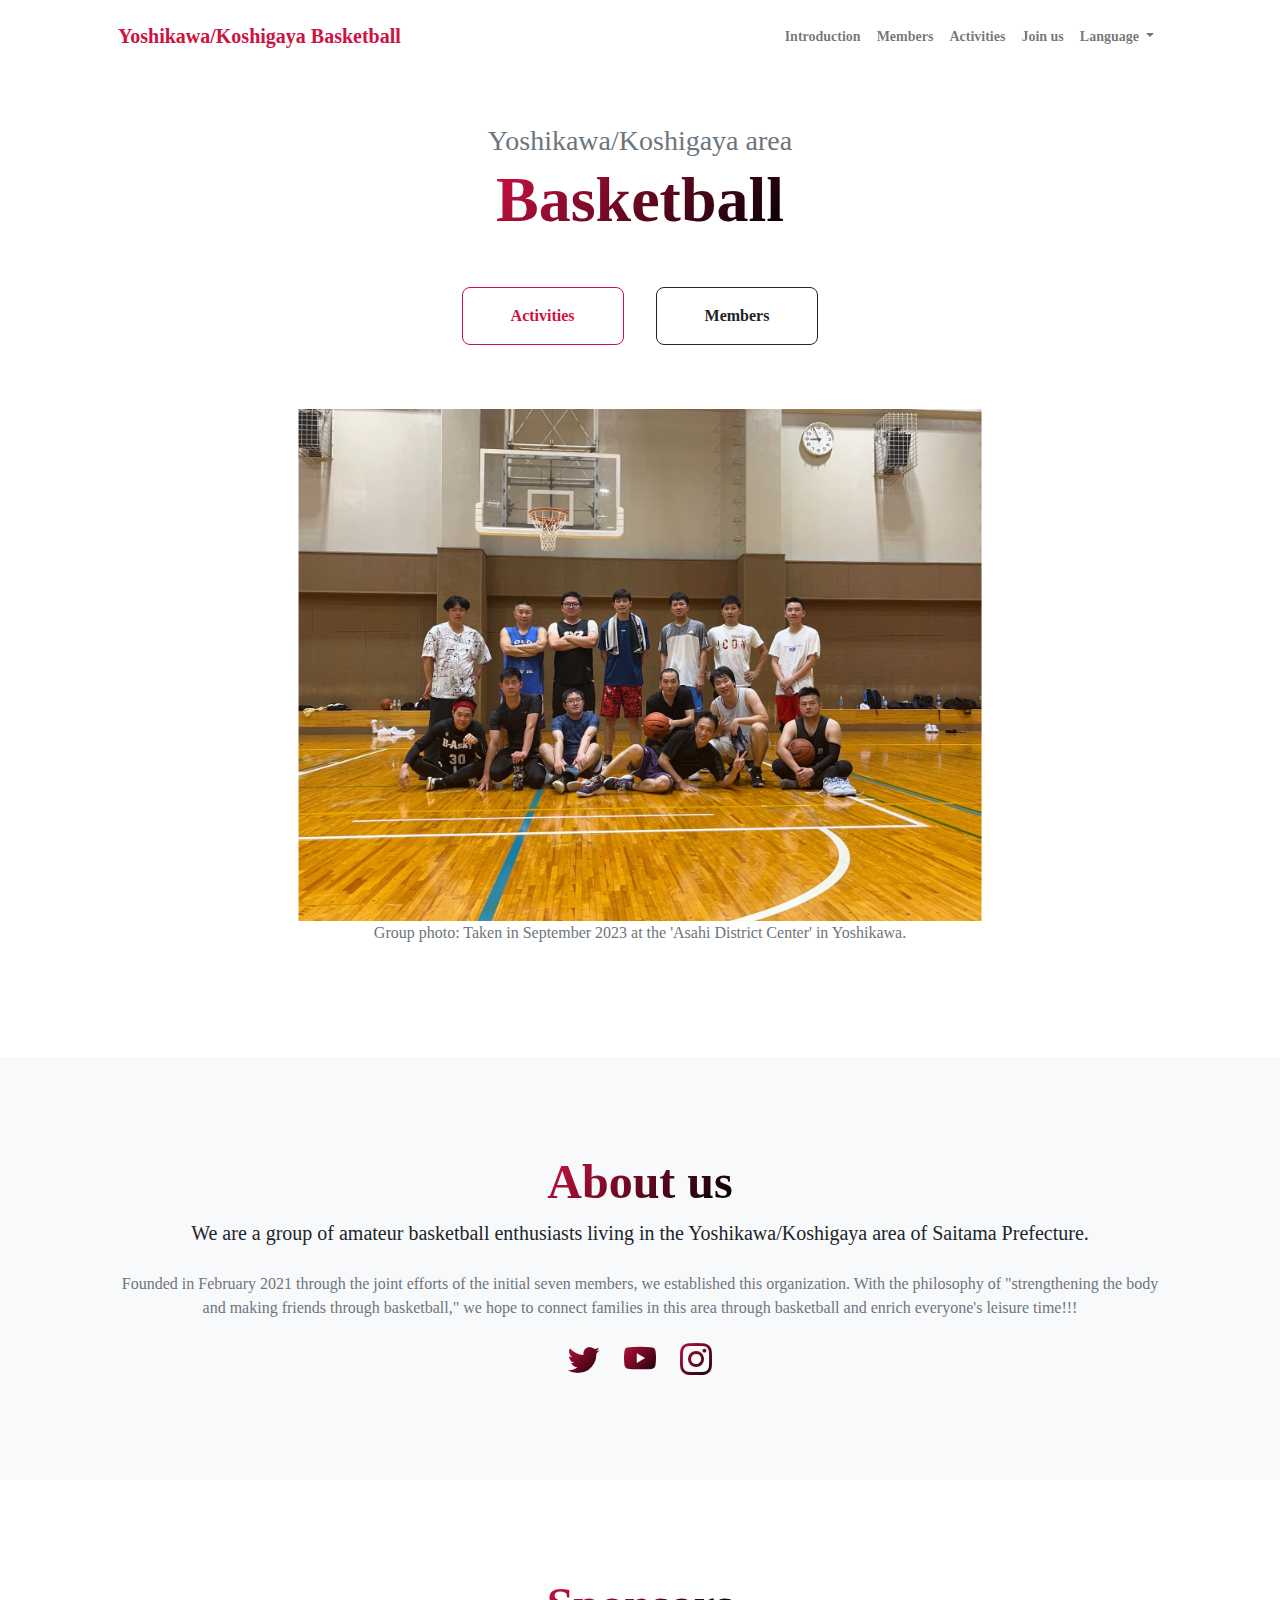
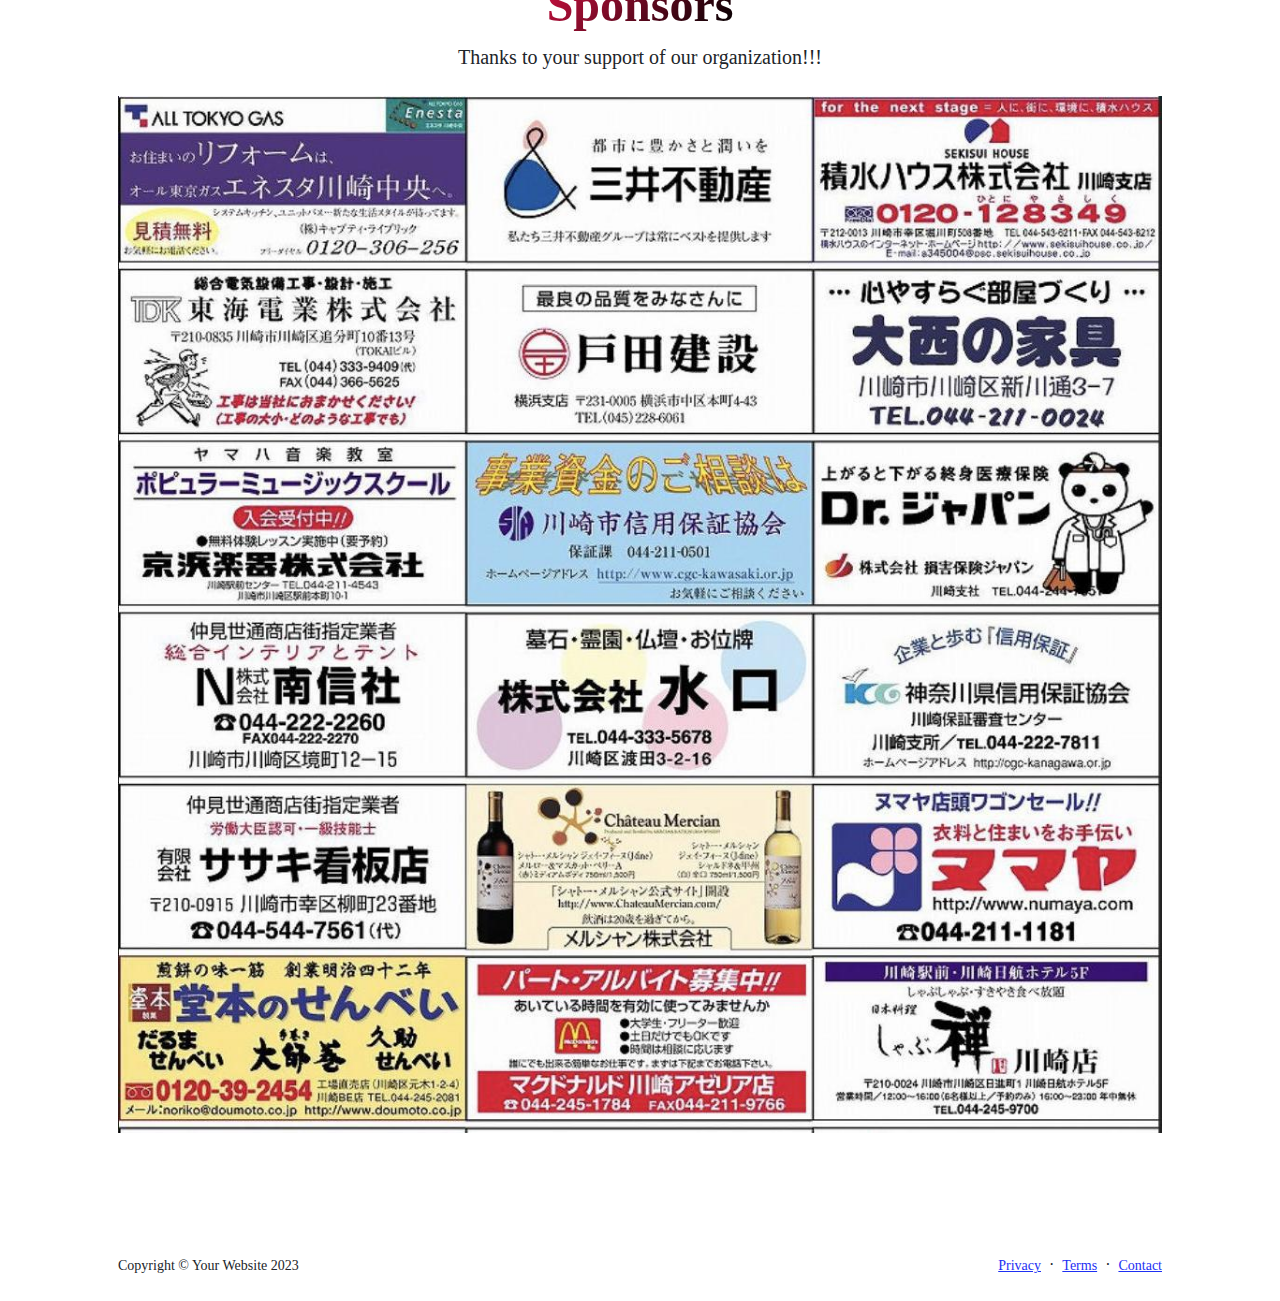
<file: index_en.html>
<!DOCTYPE html>
<html lang="en">
    <head>
        <meta charset="utf-8" />
        <meta name="viewport" content="width=device-width, initial-scale=1, shrink-to-fit=no" />
        <meta name="description" content="" />
        <meta name="author" content="" />
        <title>Home_en</title>
        <!-- Favicon-->
        <link rel="icon" type="image/x-icon" href="assets/icons/favicon-48x48.ico" />
        <link rel="apple-touch-icon" sizes="57x57" href="assets/icons/apple-icon-57x57.png">
        <link rel="apple-touch-icon" sizes="72x72" href="assets/icons/apple-icon-72x72.png">
        <link rel="apple-touch-icon" sizes="76x76" href="assets/icons/apple-icon-76x76.png">
        <link rel="apple-touch-icon" sizes="114x114" href="assets/icons/apple-icon-114x114.png">
        <link rel="apple-touch-icon" sizes="120x120" href="assets/icons/apple-icon-120x120.png">
        <link rel="apple-touch-icon" sizes="144x144" href="assets/icons/apple-icon-144x144.png">
        <link rel="apple-touch-icon" sizes="152x152" href="assets/icons/apple-icon-152x152.png">
        <link rel="apple-touch-icon" sizes="180x180" href="assets/icons/apple-icon-180x180.png">  
        <!-- Custom Google font-->
        <link rel="preconnect" href="https://fonts.googleapis.com" />
        <link rel="preconnect" href="https://fonts.gstatic.com" crossorigin />
        <link href="https://fonts.googleapis.com/css2?family=Plus+Jakarta+Sans:wght@100;200;300;400;500;600;700;800;900&amp;display=swap" rel="stylesheet" />
        <!-- Bootstrap icons-->
        <link href="https://cdn.jsdelivr.net/npm/bootstrap-icons@1.8.1/font/bootstrap-icons.css" rel="stylesheet" />
        <!-- Core theme CSS (includes Bootstrap)-->
        <link href="css/styles.css" rel="stylesheet" />
    </head>
    <body class="d-flex flex-column h-100">
        <main class="flex-shrink-0">
            <!-- Navigation-->
            <nav class="navbar navbar-expand-lg navbar-light bg-white py-3">
                <div class="container px-5">
                    <a class="navbar-brand" href="index_en.html"><span class="fw-bolder text-primary">Yoshikawa/Koshigaya Basketball</span></a>
                    <button class="navbar-toggler" type="button" data-bs-toggle="collapse" data-bs-target="#navbarSupportedContent" aria-controls="navbarSupportedContent" aria-expanded="false" aria-label="Toggle navigation"><span class="navbar-toggler-icon"></span></button>
                    <div class="collapse navbar-collapse" id="navbarSupportedContent">
                        <ul class="navbar-nav ms-auto mb-2 mb-lg-0 small fw-bolder">
                            <li class="nav-item"><a class="nav-link" href="index_en.html">Introduction</a></li>
                            <li class="nav-item"><a class="nav-link" href="members_en.html">Members</a></li>
                            <li class="nav-item"><a class="nav-link" href="activities_en.html">Activities</a></li>
                            <li class="nav-item"><a class="nav-link" href="contact_en.html">Join us</a></li>
                            <li class="nav-item dropdown">
                                <a class="nav-link dropdown-toggle" href="#" id="languageDropdown" role="button" data-bs-toggle="dropdown" aria-expanded="false">
                                    Language
                                </a>
                                <ul class="dropdown-menu" aria-labelledby="languageDropdown">
                                    <li><a class="dropdown-item" href="index.html">Chinese</a></li>
                                    <li><a class="dropdown-item" href="index_en.html">English</a></li>
                                    <li><a class="dropdown-item" href="index_jp.html">Japanese</a></li>
                                </ul>
                            </li>
                        </ul>
                    </div>
                </div>
            </nav>
            <!-- Header-->
            <header class="py-5">
                <div class="container px-5 pb-5">
                    <div class="row gx-5 align-items-center">
                        <div class="col-xxl-5">
                            <!-- Header text content-->
                            <div class="text-center text-xxl-start">
                                <!-- <div class="badge bg-gradient-primary-to-secondary text-white mb-4"><div class="text-uppercase">Design &middot; Development &middot; Marketing</div></div> -->
                                <div class="fs-3 fw-light text-muted">Yoshikawa/Koshigaya area</div>
                                <h1 class="display-3 fw-bolder mb-5"><span class="text-gradient d-inline">Basketball</span></h1>
                                <div class="d-grid gap-3 d-sm-flex justify-content-sm-center justify-content-xxl-start mb-3">
                                    <a class="btn btn-primary btn-lg px-5 py-3 me-sm-3 fs-6 fw-bolder" href="activities_en.html">Activities</a>
                                    <a class="btn btn-outline-dark btn-lg px-5 py-3 fs-6 fw-bolder" href="members_en.html">Members</a>
                                </div>
                            </div>
                        </div>
                        <div class="col-xxl-7">
                            <!-- Header profile picture-->
                            <div class="d-flex justify-content-center mt-5 mt-xxl-0 flex-column align-items-center">
                                <div class="profile">
                                    <!-- TIP: For best results, use a photo with a transparent background like the demo example below-->
                                    <!-- Watch a tutorial on how to do this on YouTube (link)-->
                                    <img class="profile-img" src="assets/index_allmembers.jpg" />
                                </div>
                                <p class="text-muted text-center">Group photo: Taken in September 2023 at the 'Asahi District Center' in Yoshikawa.</p>
                            </div>
                        </div>                                             
                    </div>
                </div>
            </header>
            <!-- About Section-->
            <section class="bg-light py-5">
                <div class="container px-5">
                    <div class="row gx-5 justify-content-center">
                        <div class="col-xxl-8">
                            <div class="text-center my-5">
                                <h2 class="display-5 fw-bolder"><span class="text-gradient d-inline">About us</span></h2>
                                <p class="lead fw-light mb-4">We are a group of amateur basketball enthusiasts living in the Yoshikawa/Koshigaya area of Saitama Prefecture.</p>
                                <p class="text-muted">Founded in February 2021 through the joint efforts of the initial seven members, we established this organization. With the philosophy of "strengthening the body and making friends through basketball," we hope to connect families in this area through basketball and enrich everyone's leisure time!!!</p>
                                <div class="d-flex justify-content-center fs-2 gap-4">
                                    <a class="text-gradient" href="#!"><i class="bi bi-twitter"></i></a>
                                    <a class="text-gradient" href="#!"><i class="bi bi-youtube"></i></a>
                                    <a class="text-gradient" href="#!"><i class="bi bi-instagram"></i></a>
                                </div>
                            </div>
                        </div>
                    </div>
                </div>
            </section>
            <!-- Sponser Section-->
            <section class="py-5">
                <div class="container px-5">
                    <div class="row gx-5 justify-content-center">
                        <div class="col-xxl-8">
                            <div class="text-center my-5">
                                <h2 class="display-5 fw-bolder"><span class="text-gradient d-inline">Sponsors</span></h2>
                                <p class="lead fw-light mb-4">Thanks to your support of our organization!!!</p>
                                <div class="d-flex justify-content-center">
                                    <img class="img-fluid" src="assets/Sponsors.jpg" />                          
                                </div>
                            </div>
                        </div>
                    </div>
                </div>
            </section>
        </main>
        <!-- Footer-->
        <footer class="bg-white py-4 mt-auto">
            <div class="container px-5">
                <div class="row align-items-center justify-content-between flex-column flex-sm-row">
                    <div class="col-auto"><div class="small m-0">Copyright &copy; Your Website 2023</div></div>
                    <div class="col-auto">
                        <a class="small" href="#!">Privacy</a>
                        <span class="mx-1">&middot;</span>
                        <a class="small" href="#!">Terms</a>
                        <span class="mx-1">&middot;</span>
                        <a class="small" href="#!">Contact</a>
                    </div>
                </div>
            </div>
        </footer>
        <!-- Bootstrap core JS-->
        <script src="https://cdn.jsdelivr.net/npm/bootstrap@5.2.3/dist/js/bootstrap.bundle.min.js"></script>
        <!-- Core theme JS-->
        <script src="js/scripts.js"></script>
    </body>
</html>
</file>
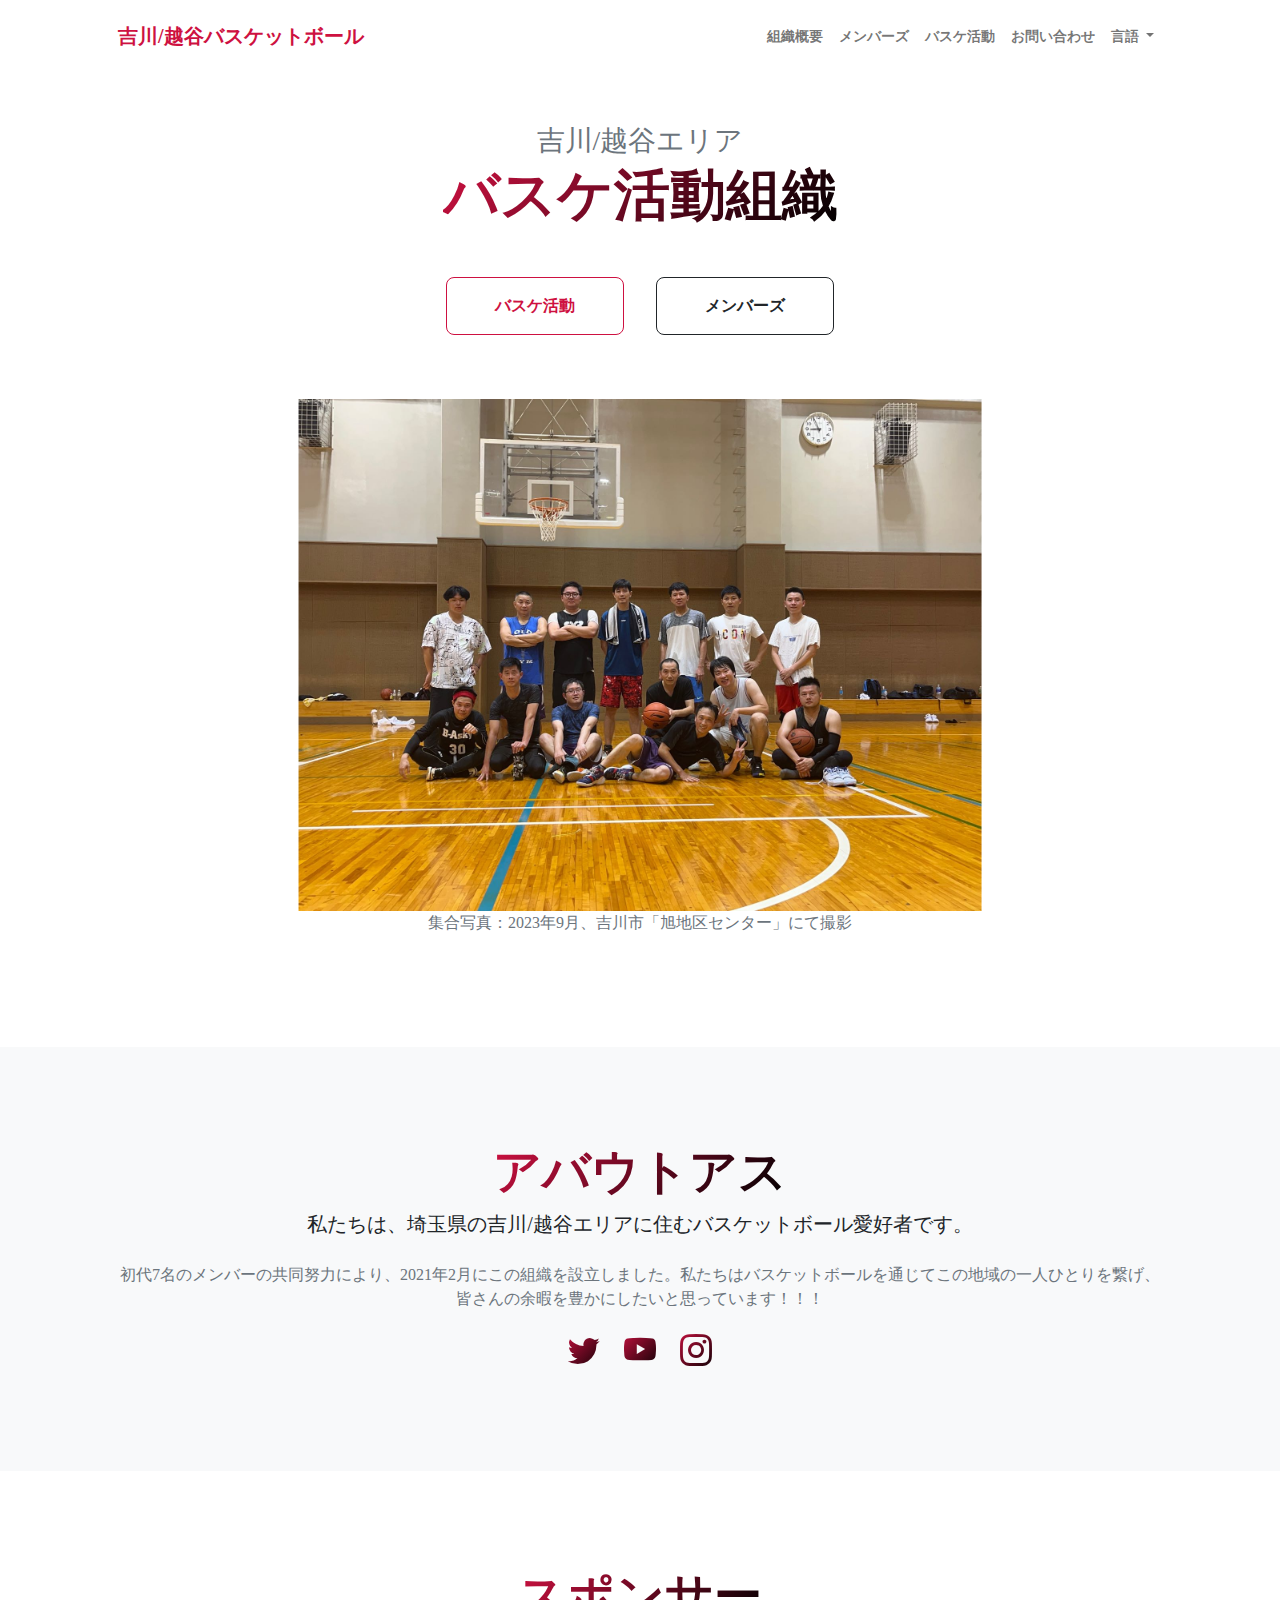
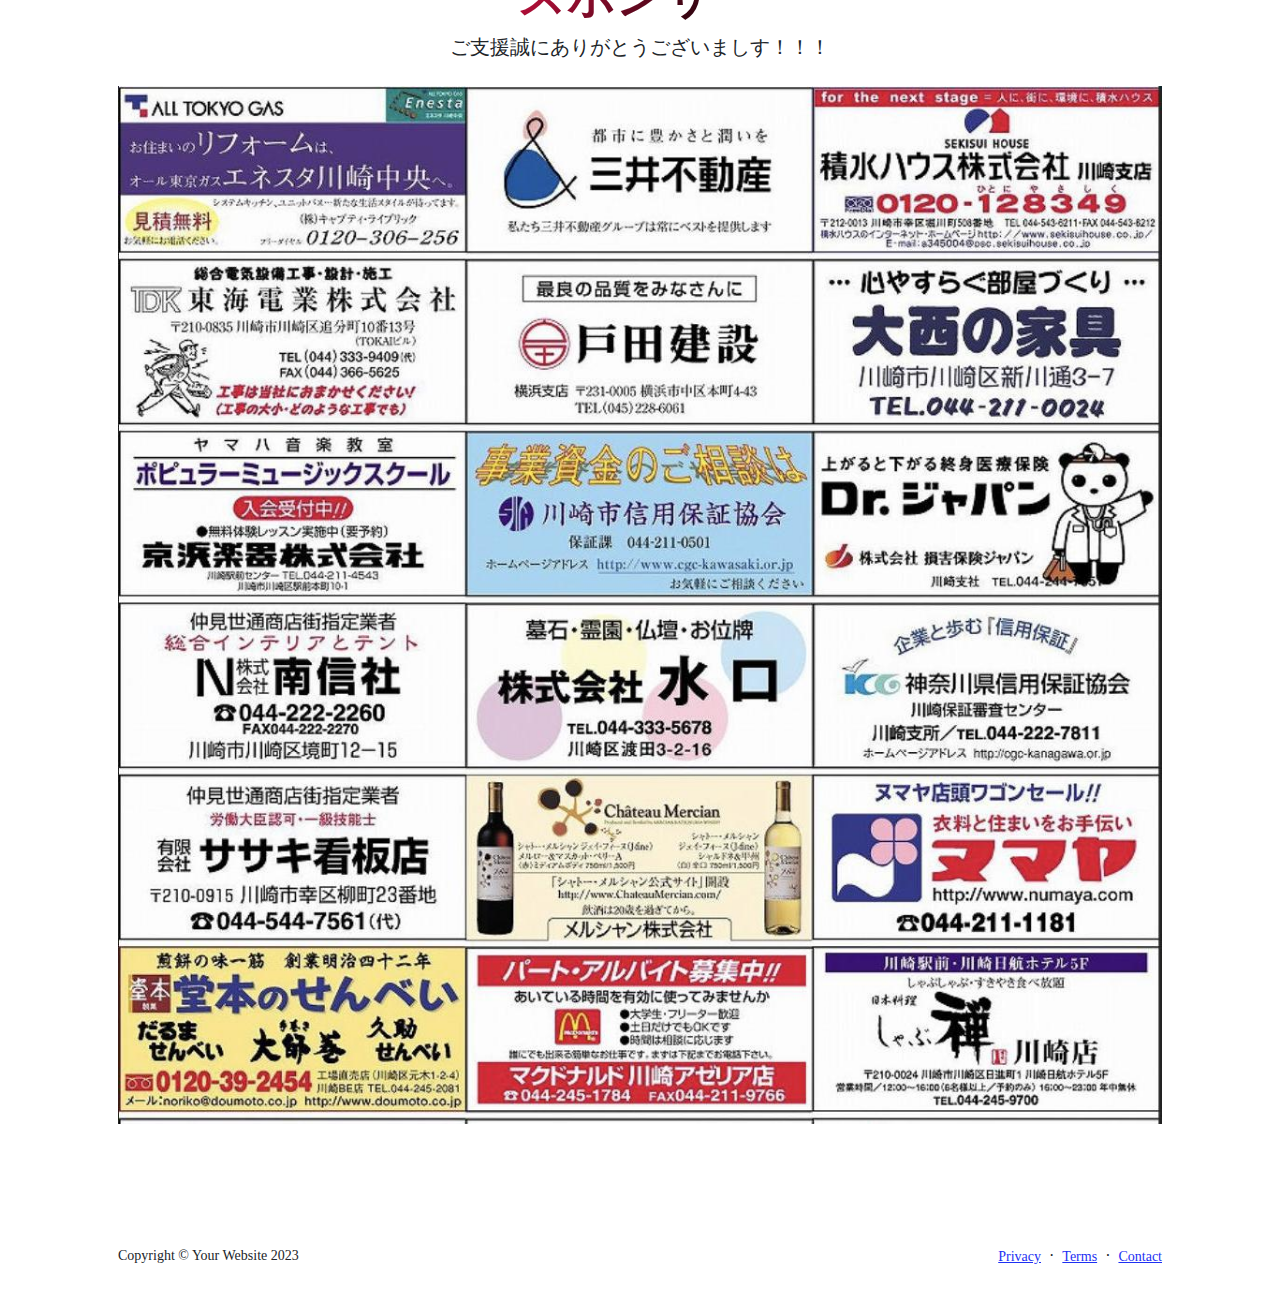
<file: index_jp.html>
<!DOCTYPE html>
<html lang="ja">
    <head>
        <meta charset="utf-8" />
        <meta name="viewport" content="width=device-width, initial-scale=1, shrink-to-fit=no" />
        <meta name="description" content="" />
        <meta name="author" content="" />
        <title>Home_jp</title>
        <!-- Favicon-->
        <link rel="icon" type="image/x-icon" href="assets/icons/favicon-48x48.ico" />
        <link rel="apple-touch-icon" sizes="57x57" href="assets/icons/apple-icon-57x57.png">
        <link rel="apple-touch-icon" sizes="72x72" href="assets/icons/apple-icon-72x72.png">
        <link rel="apple-touch-icon" sizes="76x76" href="assets/icons/apple-icon-76x76.png">
        <link rel="apple-touch-icon" sizes="114x114" href="assets/icons/apple-icon-114x114.png">
        <link rel="apple-touch-icon" sizes="120x120" href="assets/icons/apple-icon-120x120.png">
        <link rel="apple-touch-icon" sizes="144x144" href="assets/icons/apple-icon-144x144.png">
        <link rel="apple-touch-icon" sizes="152x152" href="assets/icons/apple-icon-152x152.png">
        <link rel="apple-touch-icon" sizes="180x180" href="assets/icons/apple-icon-180x180.png">  
        <!-- Custom Google font-->
        <link rel="preconnect" href="https://fonts.googleapis.com" />
        <link rel="preconnect" href="https://fonts.gstatic.com" crossorigin />
        <link href="https://fonts.googleapis.com/css2?family=Plus+Jakarta+Sans:wght@100;200;300;400;500;600;700;800;900&amp;display=swap" rel="stylesheet" />
        <!-- Bootstrap icons-->
        <link href="https://cdn.jsdelivr.net/npm/bootstrap-icons@1.8.1/font/bootstrap-icons.css" rel="stylesheet" />
        <!-- Core theme CSS (includes Bootstrap)-->
        <link href="css/styles.css" rel="stylesheet" />
    </head>
    <body class="d-flex flex-column h-100">
        <main class="flex-shrink-0">
            <!-- Navigation-->
            <nav class="navbar navbar-expand-lg navbar-light bg-white py-3">
                <div class="container px-5">
                    <a class="navbar-brand" href="index_jp.html"><span class="fw-bolder text-primary">吉川/越谷バスケットボール</span></a>
                    <button class="navbar-toggler" type="button" data-bs-toggle="collapse" data-bs-target="#navbarSupportedContent" aria-controls="navbarSupportedContent" aria-expanded="false" aria-label="Toggle navigation"><span class="navbar-toggler-icon"></span></button>
                    <div class="collapse navbar-collapse" id="navbarSupportedContent">
                        <ul class="navbar-nav ms-auto mb-2 mb-lg-0 small fw-bolder">
                            <li class="nav-item"><a class="nav-link" href="index_jp.html">組織概要</a></li>
                            <li class="nav-item"><a class="nav-link" href="members_jp.html">メンバーズ</a></li>
                            <li class="nav-item"><a class="nav-link" href="activities_jp.html">バスケ活動</a></li>
                            <li class="nav-item"><a class="nav-link" href="contact_jp.html">お問い合わせ</a></li>
                            <li class="nav-item dropdown">
                                <a class="nav-link dropdown-toggle" href="#" id="languageDropdown" role="button" data-bs-toggle="dropdown" aria-expanded="false">
                                    言語
                                </a>
                                <ul class="dropdown-menu" aria-labelledby="languageDropdown">
                                    <li><a class="dropdown-item" href="index.html">中国語</a></li>
                                    <li><a class="dropdown-item" href="index_en.html">英語</a></li>
                                    <li><a class="dropdown-item" href="index_jp.html">日本語</a></li>
                                </ul>
                            </li>
                        </ul>
                    </div>
                </div>
            </nav>
            <!-- Header-->
            <header class="py-5">
                <div class="container px-5 pb-5">
                    <div class="row gx-5 align-items-center">
                        <div class="col-xxl-5">
                            <!-- Header text content-->
                            <div class="text-center text-xxl-start">
                                <!-- <div class="badge bg-gradient-primary-to-secondary text-white mb-4"><div class="text-uppercase">Design &middot; Development &middot; Marketing</div></div> -->
                                <div class="fs-3 fw-light text-muted">吉川/越谷エリア</div>
                                <h1 class="display-4 fw-bolder mb-5"><span class="text-gradient d-inline">バスケ活動組織</span></h1>
                                <div class="d-grid gap-3 d-sm-flex justify-content-sm-center justify-content-xxl-start mb-3">
                                    <a class="btn btn-primary btn-lg px-5 py-3 me-sm-3 fs-6 fw-bolder" href="activities_jp.html">バスケ活動</a>
                                    <a class="btn btn-outline-dark btn-lg px-5 py-3 fs-6 fw-bolder" href="members_jp.html">メンバーズ</a>
                                </div>
                            </div>
                        </div>
                        <div class="col-xxl-7">
                            <!-- Header profile picture-->
                            <div class="d-flex justify-content-center mt-5 mt-xxl-0 flex-column align-items-center">
                                <div class="profile">
                                    <!-- TIP: For best results, use a photo with a transparent background like the demo example below-->
                                    <!-- Watch a tutorial on how to do this on YouTube (link)-->
                                    <img class="profile-img" src="assets/index_allmembers.jpg" />
                                </div>
                                <p class="text-muted text-center">集合写真：2023年9月、吉川市「旭地区センター」にて撮影</p>
                            </div>
                        </div>                                             
                    </div>
                </div>
            </header>
            <!-- About Section-->
            <section class="bg-light py-5">
                <div class="container px-5">
                    <div class="row gx-5 justify-content-center">
                        <div class="col-xxl-8">
                            <div class="text-center my-5">
                                <h2 class="display-5 fw-bolder"><span class="text-gradient d-inline">アバウトアス</span></h2>
                                <p class="lead fw-light mb-4">私たちは、埼玉県の吉川/越谷エリアに住むバスケットボール愛好者です。</p>
                                <p class="text-muted">初代7名のメンバーの共同努力により、2021年2月にこの組織を設立しました。私たちはバスケットボールを通じてこの地域の一人ひとりを繋げ、皆さんの余暇を豊かにしたいと思っています！！！</p>
                                <div class="d-flex justify-content-center fs-2 gap-4">
                                    <a class="text-gradient" href="#!"><i class="bi bi-twitter"></i></a>
                                    <a class="text-gradient" href="#!"><i class="bi bi-youtube"></i></a>
                                    <a class="text-gradient" href="#!"><i class="bi bi-instagram"></i></a>
                                </div>
                            </div>
                        </div>
                    </div>
                </div>
            </section>
            <!-- Sponser Section-->
            <section class="py-5">
                <div class="container px-5">
                    <div class="row gx-5 justify-content-center">
                        <div class="col-xxl-8">
                            <div class="text-center my-5">
                                <h2 class="display-5 fw-bolder"><span class="text-gradient d-inline">スポンサー</span></h2>
                                <p class="lead fw-light mb-4">ご支援誠にありがとうございましす！！！</p>
                                <div class="d-flex justify-content-center">
                                    <img class="img-fluid" src="assets/Sponsers.jpg" />                          
                                </div>
                            </div>
                        </div>
                    </div>
                </div>
            </section>
        </main>
        <!-- Footer-->
        <footer class="bg-white py-4 mt-auto">
            <div class="container px-5">
                <div class="row align-items-center justify-content-between flex-column flex-sm-row">
                    <div class="col-auto"><div class="small m-0">Copyright &copy; Your Website 2023</div></div>
                    <div class="col-auto">
                        <a class="small" href="#!">Privacy</a>
                        <span class="mx-1">&middot;</span>
                        <a class="small" href="#!">Terms</a>
                        <span class="mx-1">&middot;</span>
                        <a class="small" href="#!">Contact</a>
                    </div>
                </div>
            </div>
        </footer>
        <!-- Bootstrap core JS-->
        <script src="https://cdn.jsdelivr.net/npm/bootstrap@5.2.3/dist/js/bootstrap.bundle.min.js"></script>
        <!-- Core theme JS-->
        <script src="js/scripts.js"></script>
    </body>
</html>
</file>
